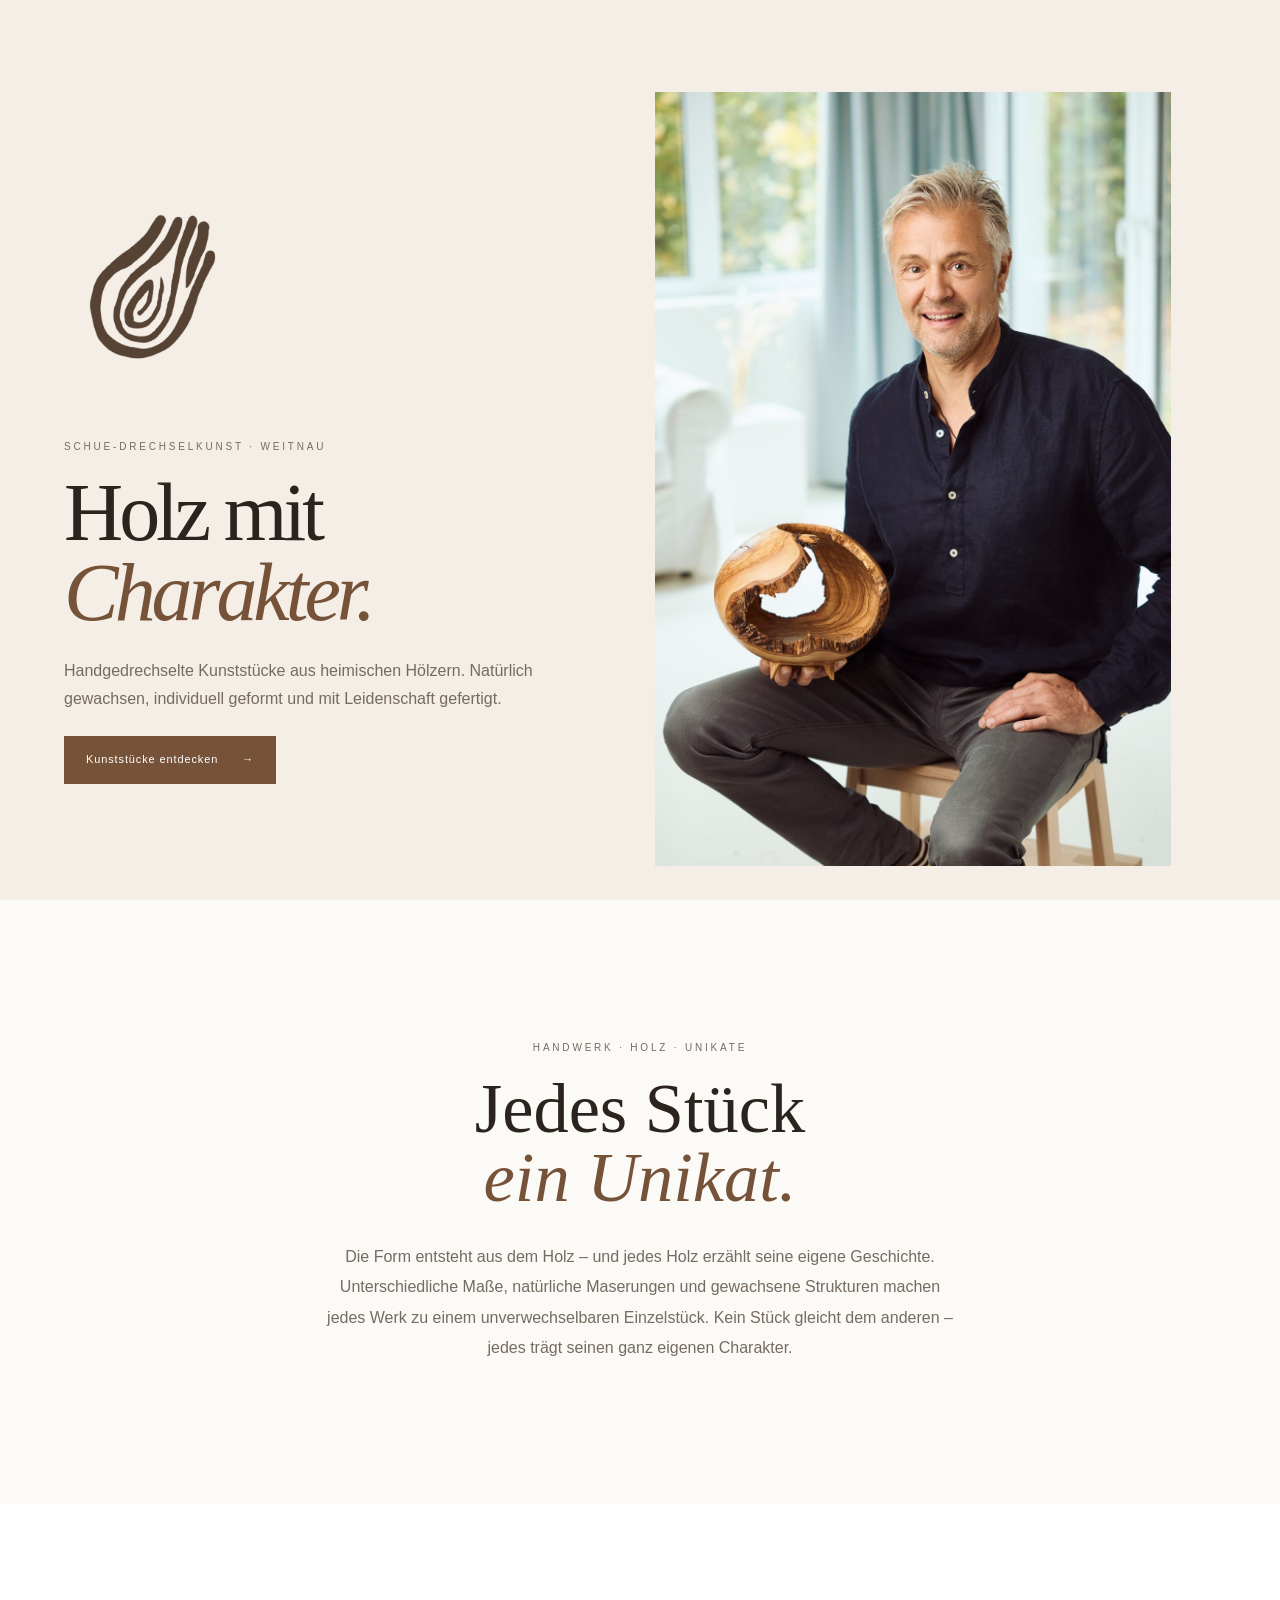
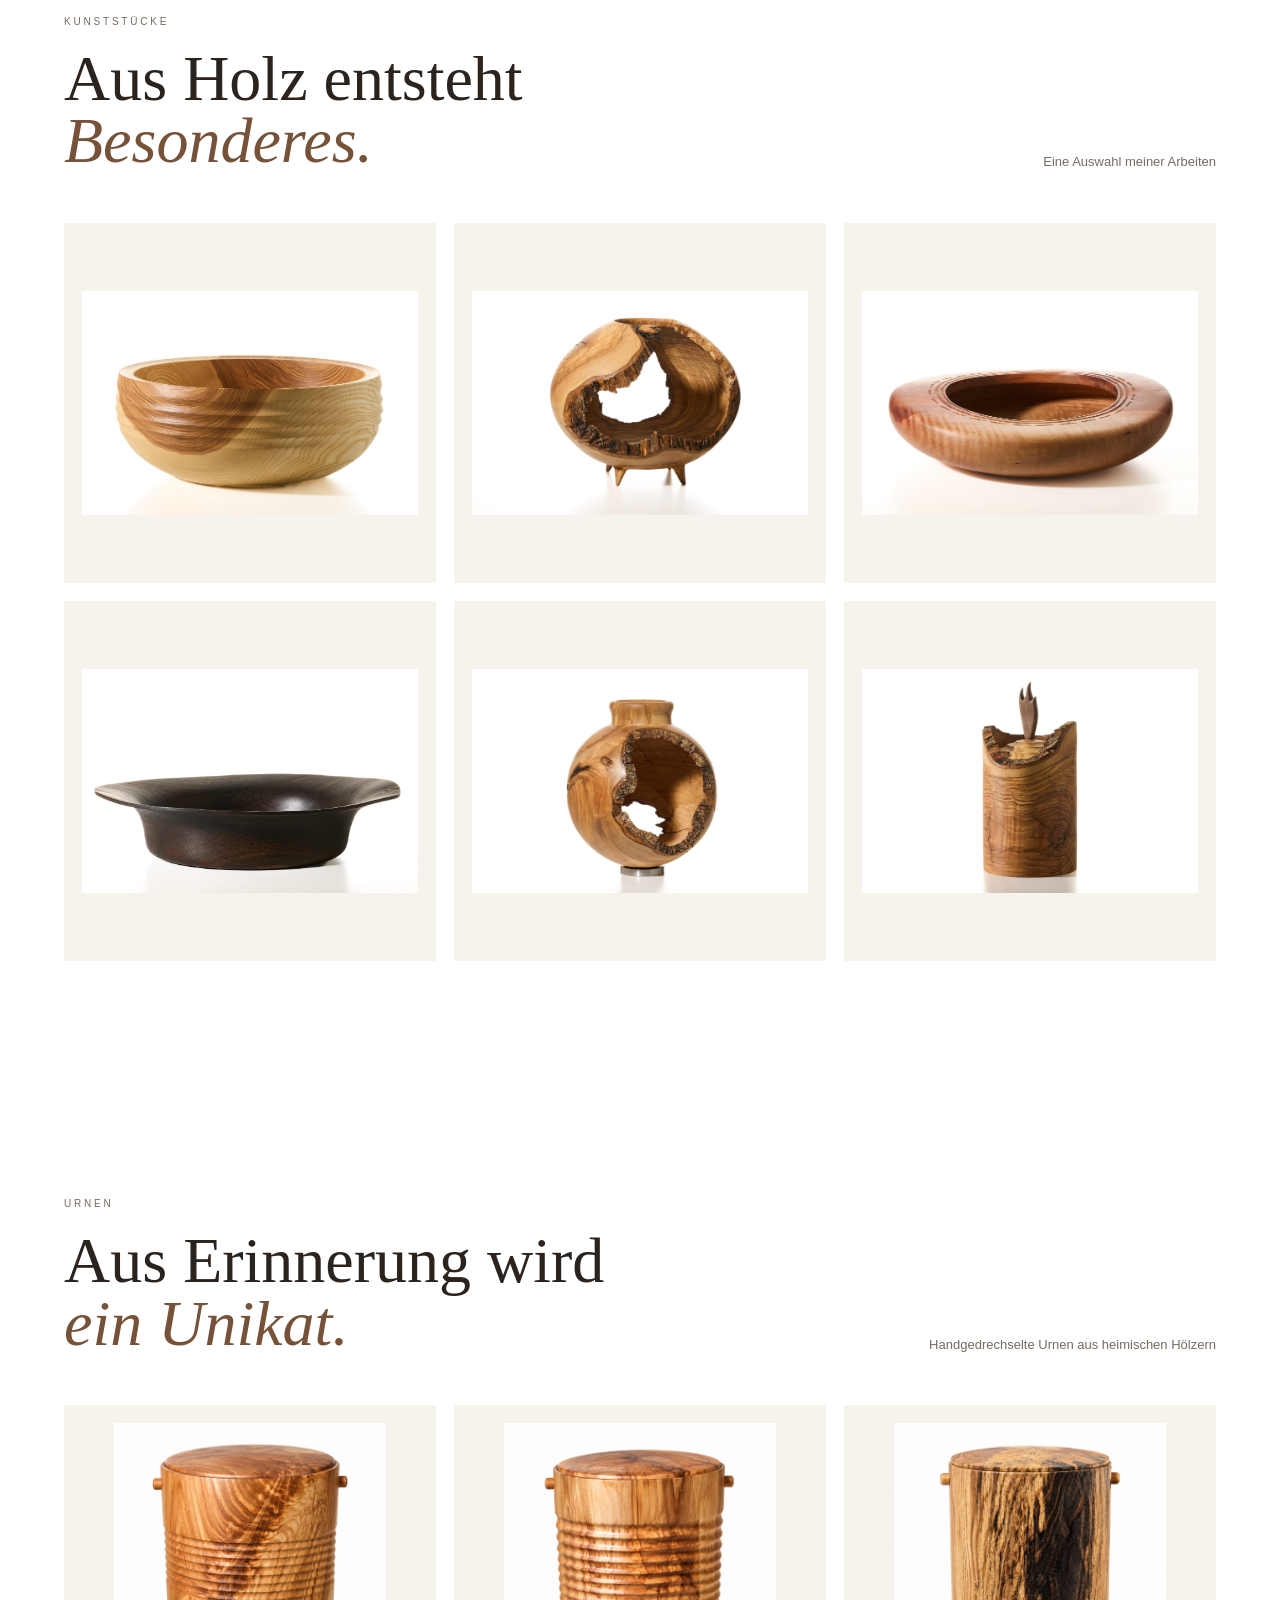
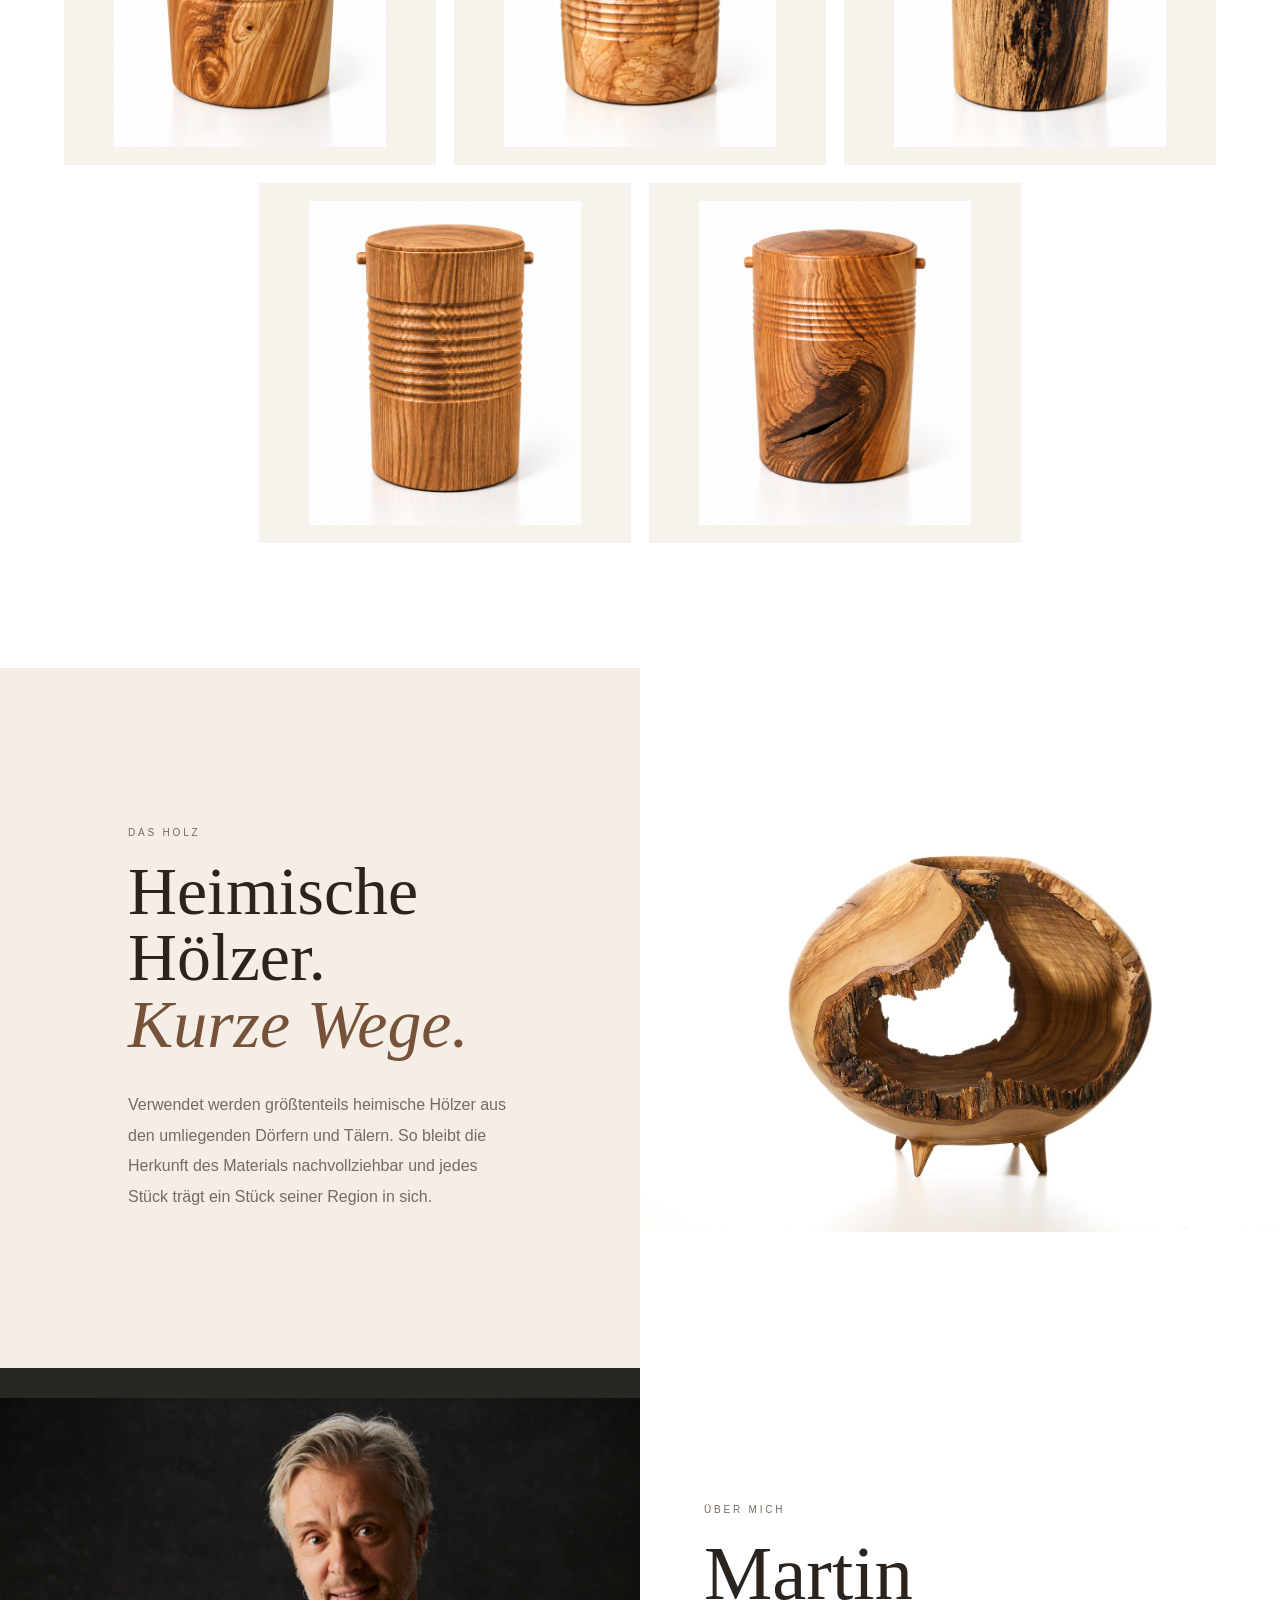
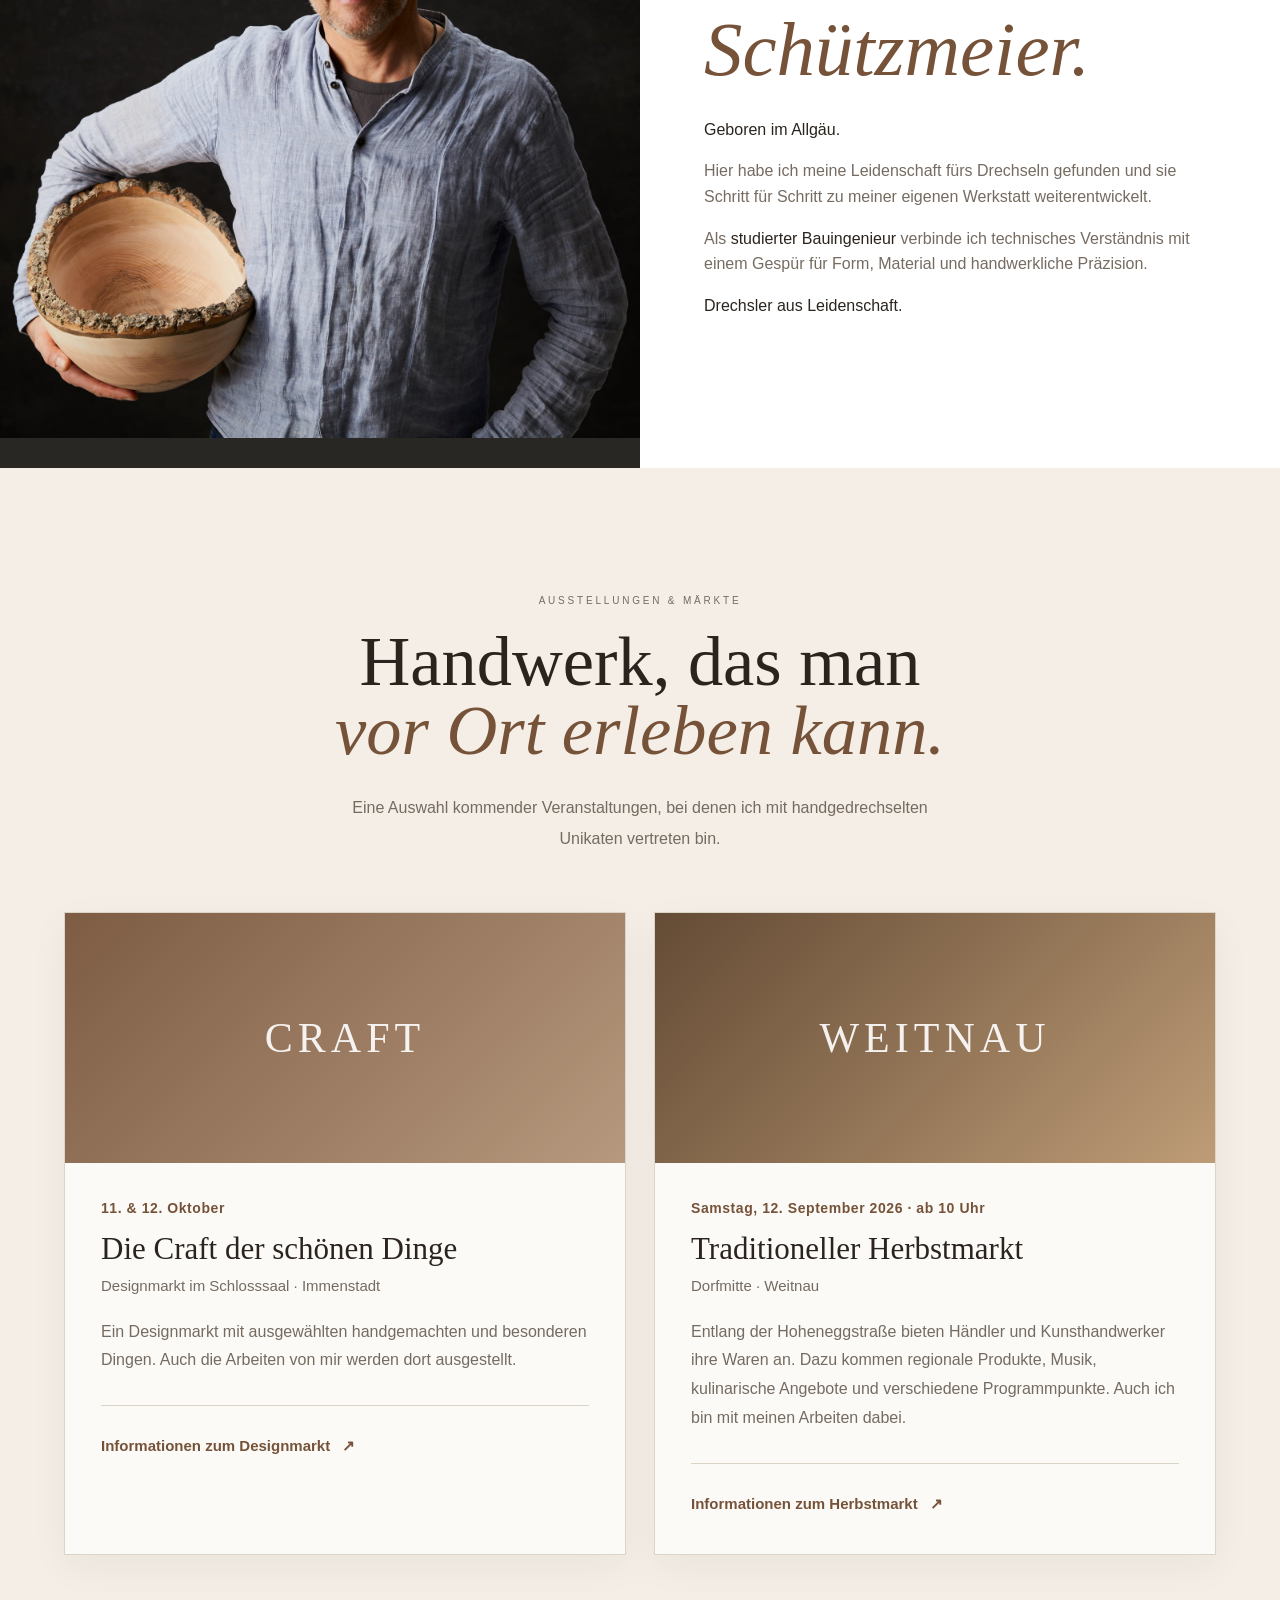
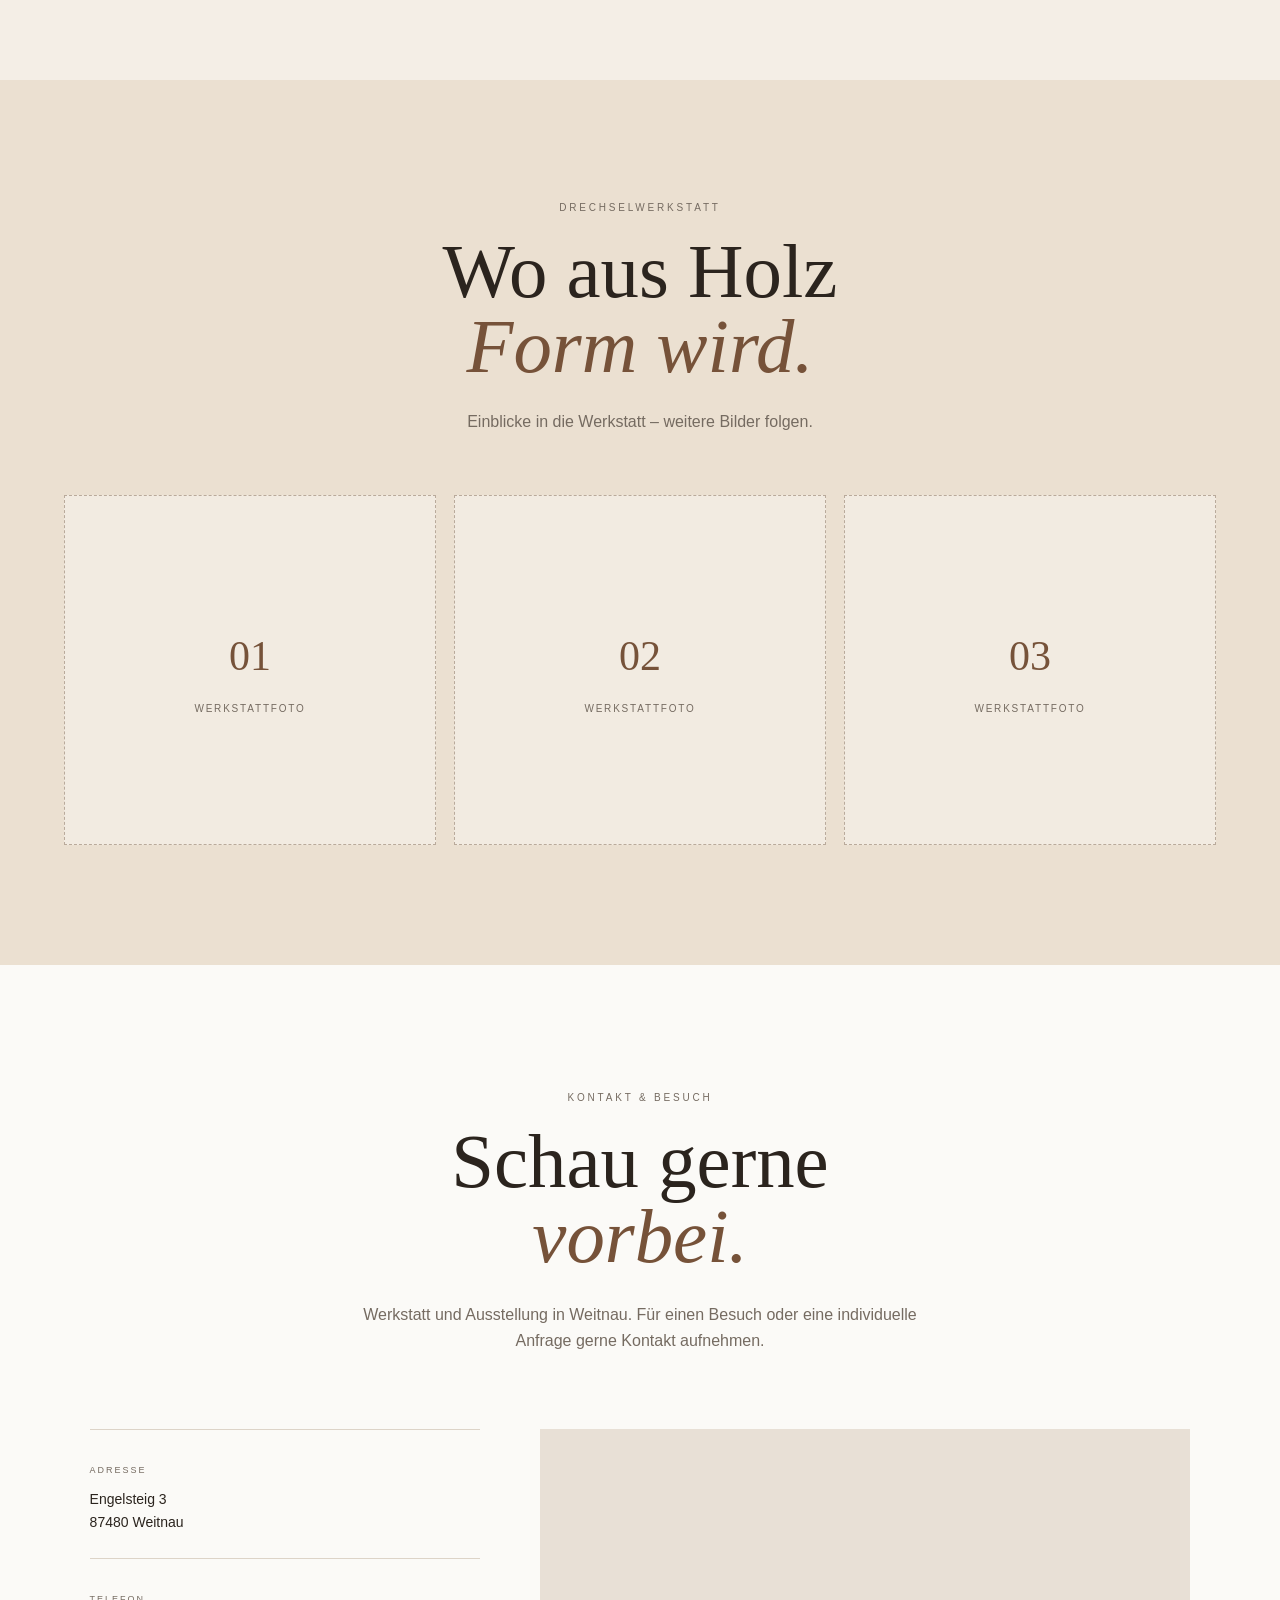
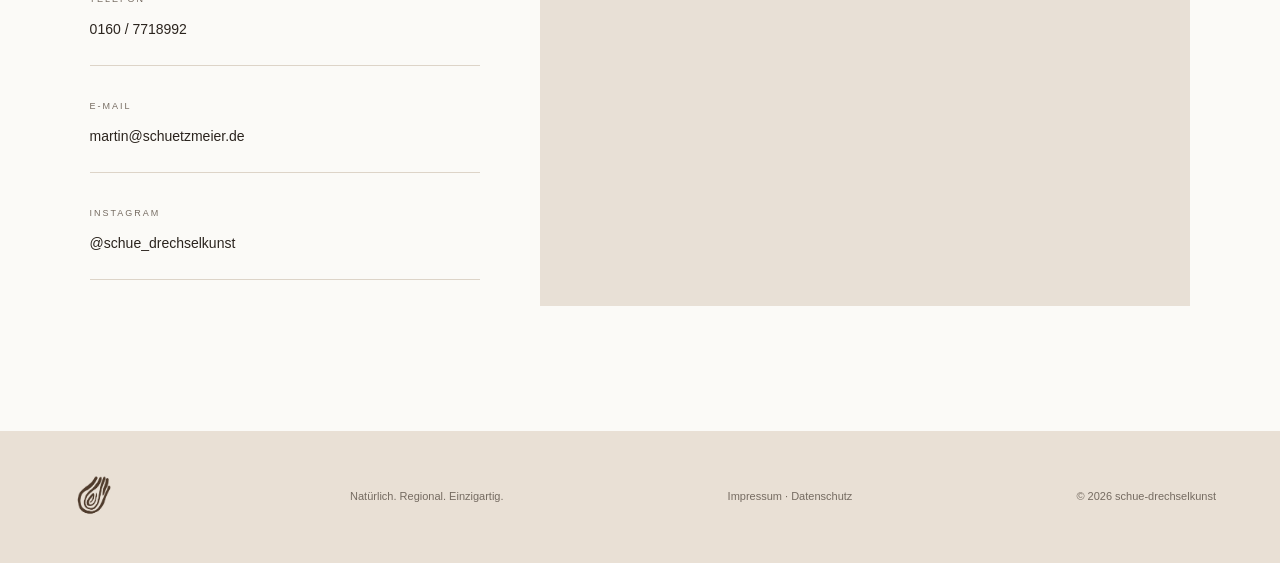
<file: index.html>
<!DOCTYPE html>
<html lang="de">
<head>
  <meta charset="UTF-8">
  <meta name="viewport" content="width=device-width, initial-scale=1.0">
  <meta name="description" content="schue-drechselkunst – handgedrechselte Unikate aus heimischen Hölzern in Weitnau.">
  <title>schue-drechselkunst</title>
  <link rel="stylesheet" href="style.css">
</head>

<body>

<header class="site-header">
  <nav>
    <a href="#start">Startseite</a>
    <a href="#arbeiten">Kunststücke</a>
    <a href="#urnen">Urnen</a>
    <a href="#hoelzer">Hölzer</a>
    <a href="#ueber-mich">Über mich</a>
    <a href="#werkstatt">Drechselwerkstatt</a>
    <a href="#maerkte">Märkte</a>
    <a href="#kontakt">Kontakt</a>
  </nav>

  <a class="nav-button" href="#kontakt">Besuchen</a>
</header>


<main>

  <!-- HERO -->
  <section class="hero" id="start">

    <div class="hero-copy">
      <div class="hero-logo">
        <img src="images/logo.png" alt="schue-drechselkunst Logo">
      </div>

      <p class="eyebrow">schue-drechselkunst · Weitnau</p>

      <h1>
        Holz mit<br>
        <em>Charakter.</em>
      </h1>

      <p class="hero-text">
        Handgedrechselte Kunststücke aus heimischen Hölzern.
        Natürlich gewachsen, individuell geformt und mit Leidenschaft gefertigt.
      </p>

      <a class="button" href="#arbeiten">
        Kunststücke entdecken <span>→</span>
      </a>
    </div>

    <!-- Dunkelblaues Hemd: werk-2.jpeg -->
    <div class="hero-art">
      <img src="images/werk-2.jpeg"
           alt="Martin Schützmeier mit einem handgedrechselten Holzobjekt">
    </div>

  </section>


  <!-- INTRO -->
  <section class="intro">

    <p class="eyebrow">Handwerk · Holz · Unikate</p>

    <h2>
      Jedes Stück<br>
      <em>ein Unikat.</em>
    </h2>

    <p>
      Die Form entsteht aus dem Holz – und jedes Holz erzählt seine eigene Geschichte. 
      Unterschiedliche Maße, natürliche Maserungen und gewachsene Strukturen machen jedes Werk zu einem unverwechselbaren Einzelstück. 
      Kein Stück gleicht dem anderen – jedes trägt seinen ganz eigenen Charakter.
      
    </p>

  </section>


  <!-- KUNSTSTÜCKE -->
  <section class="works" id="arbeiten">

    <div class="section-title">
      <div>
        <p class="eyebrow">Kunststücke</p>
        <h2>
          Aus Holz entsteht<br>
          <em>Besonderes.</em>
        </h2>
      </div>

      <p class="section-note">Eine Auswahl meiner Arbeiten</p>
    </div>


    <div class="art-grid">

      <article class="art-card">
        <img src="images/werk-4.jpeg" alt="Handgedrechselte Holzschale">
      </article>

      <article class="art-card">
        <img src="images/werk-5.jpeg" alt="Gedrechseltes Holzgefäß">
      </article>

      <article class="art-card">
        <img src="images/werk-6.jpeg" alt="Dunkle handgedrechselte Holzschale">
      </article>

      <article class="art-card">
        <img src="images/werk-7.jpeg" alt="Handgedrechseltes Holzgefäß">
      </article>

      <article class="art-card">
        <img src="images/werk-8.jpeg" alt="Handgedrechseltes Holzobjekt">
      </article>

      <article class="art-card">
        <img src="images/werk-9.jpeg" alt="Handgedrechseltes Holzgefäß">
      </article>

    </div>

  </section>


  <!-- URNEN -->
  <section class="works" id="urnen">

    <div class="section-title">
      <div>
        <p class="eyebrow">Urnen</p>
        <h2>
          Aus Erinnerung wird<br>
          <em>ein Unikat.</em>
        </h2>
      </div>

      <p class="section-note">Handgedrechselte Urnen aus heimischen Hölzern</p>
    </div>


    <div class="art-grid urn-grid">

      <article class="art-card urn-card">
        <img src="images/ChatGPT Image 15. Sept. 2026, 19_29_52.png" alt="Handgedrechselte Holzurne mit Deckel">
      </article>

      <article class="art-card urn-card">
        <img src="images/ChatGPT Image 15. Sept. 2026, 19_28_31.png" alt="Handgedrechselte Holzurne mit geriffelter Struktur">
      </article>

      <article class="art-card urn-card">
        <img src="images/urne-3.png" alt="Handgedrechselte Holzurne mit dunkler Maserung">
      </article>

      <article class="art-card urn-card">
        <img src="images/urne-4.png" alt="Handgedrechselte Holzurne mit geriffelter Struktur">
      </article>

      <article class="art-card urn-card">
        <img src="images/urne-5.png" alt="Handgedrechselte Holzurne mit natürlicher Maserung">
      </article>

    </div>

  </section>


  <!-- HÖLZER -->
  <section class="wood-section" id="hoelzer">

    <div class="wood-copy">
      <p class="eyebrow">Das Holz</p>

      <h2>
        Heimische Hölzer.<br>
        <em>Kurze Wege.</em>
      </h2>

      <p>
        Verwendet werden größtenteils heimische Hölzer aus den
        umliegenden Dörfern und Tälern. So bleibt die Herkunft des
        Materials nachvollziehbar und jedes Stück trägt ein Stück
        seiner Region in sich.
      </p>
    </div>

    <div class="wood-art">
      <img src="images/werk-5.jpeg"
           alt="Handgedrechseltes Holzgefäß mit natürlicher Maserung">
    </div>

  </section>


  <!-- ÜBER MICH -->
  <section class="about" id="ueber-mich">

    <div class="about-photo">
      <img src="images/werk-3.jpeg"
           alt="Martin Schützmeier mit einer handgedrechselten Schale">
    </div>

    <div class="about-copy">
      <p class="eyebrow">Über mich</p>

      <h2>
        Martin<br>
        <em>Schützmeier.</em>
      </h2>

      <div class="about-text">
        <p><strong>Geboren im Allgäu.</strong></p>

        <p>
          Hier habe ich meine Leidenschaft fürs Drechseln gefunden
          und sie Schritt für Schritt zu meiner eigenen Werkstatt
          weiterentwickelt.
        </p>

        <p>
          Als <strong>studierter Bauingenieur</strong> verbinde ich
          technisches Verständnis mit einem Gespür für Form,
          Material und handwerkliche Präzision.
        </p>

        <p><strong>Drechsler aus Leidenschaft.</strong></p>
      </div>
    </div>

  </section>



  <!-- MÄRKTE -->
  <section class="markets" id="maerkte">

    <div class="markets-heading">
      <p class="eyebrow">Ausstellungen &amp; Märkte</p>
      <h2>
        Handwerk, das man<br>
        <em>vor Ort erleben kann.</em>
      </h2>
      <p>
        Eine Auswahl kommender Veranstaltungen, bei denen ich
        mit handgedrechselten Unikaten vertreten bin.
      </p>
    </div>

    <div class="market-grid">

      <article class="market-card">
        <div class="market-card-image market-image-craft">
          <span>CRAFT</span>
        </div>
        <div class="market-card-content">
          <p class="market-date">11. &amp; 12. Oktober</p>
          <h3>Die Craft der schönen Dinge</h3>
          <p class="market-location">Designmarkt im Schlosssaal · Immenstadt</p>
          <p>
            Ein Designmarkt mit ausgewählten handgemachten und
            besonderen Dingen. Auch die Arbeiten von
            mir werden dort ausgestellt.
          </p>
          <a class="market-link"
             href="https://giggle.tips/de/experience/becd4a8a-f586-4223-9c9e-c6fd0e15818d/die-craft-der-schoenen-dinge---designmarkt-im-schlosssaal"
             target="_blank" rel="noopener">
            Informationen zum Designmarkt <span>↗</span>
          </a>
        </div>
      </article>

      <article class="market-card">
        <div class="market-card-image market-image-autumn">
          <span>WEITNAU</span>
        </div>
        <div class="market-card-content">
          <p class="market-date">Samstag, 12. September 2026 · ab 10 Uhr</p>
          <h3>Traditioneller Herbstmarkt</h3>
          <p class="market-location">Dorfmitte · Weitnau</p>
          <p>
            Entlang der Hoheneggstraße bieten Händler und Kunsthandwerker
            ihre Waren an. Dazu kommen regionale Produkte, Musik,
            kulinarische Angebote und verschiedene Programmpunkte.
            Auch ich bin mit meinen Arbeiten dabei.
          </p>
          <a class="market-link"
             href="https://www.weitnau.de/news/aktuelles/2026/09/traditioneller-herbstmarkt-in-weitnau"
             target="_blank" rel="noopener">
            Informationen zum Herbstmarkt <span>↗</span>
          </a>
        </div>
      </article>

    </div>

  </section>

  <!-- DRECHSELWERKSTATT -->
  <section class="workshop" id="werkstatt">

    <div class="workshop-heading">
      <p class="eyebrow">Drechselwerkstatt</p>

      <h2>
        Wo aus Holz<br>
        <em>Form wird.</em>
      </h2>

      <p>
        Einblicke in die Werkstatt – weitere Bilder folgen.
      </p>
    </div>

    <div class="workshop-grid">

      <div class="workshop-placeholder">
        <span>01</span>
        <p>Werkstattfoto</p>
      </div>

      <div class="workshop-placeholder">
        <span>02</span>
        <p>Werkstattfoto</p>
      </div>

      <div class="workshop-placeholder">
        <span>03</span>
        <p>Werkstattfoto</p>
      </div>

    </div>

  </section>


  <!-- KONTAKT -->
  <section class="contact" id="kontakt">

    <div class="contact-heading">
      <p class="eyebrow">Kontakt & Besuch</p>

      <h2>
        Schau gerne<br>
        <em>vorbei.</em>
      </h2>

      <p>
        Werkstatt und Ausstellung in Weitnau.
        Für einen Besuch oder eine individuelle Anfrage
        gerne Kontakt aufnehmen.
      </p>
    </div>


    <div class="contact-layout">

      <div class="contact-details">

        <div class="detail">
          <span>Adresse</span>
          <p>
            Engelsteig 3<br>
            87480 Weitnau
          </p>
        </div>

        <div class="detail">
          <span>Telefon</span>
          <p>
            <a href="tel:+491607718992">0160 / 7718992</a>
          </p>
        </div>

        <div class="detail">
          <span>E-Mail</span>
          <p>
            <a href="mailto:martin@schuetzmeier.de">
              martin@schuetzmeier.de
            </a>
          </p>
        </div>

        <div class="detail">
          <span>Instagram</span>
          <p>
            <a href="https://www.instagram.com/schue_drechselkunst/"
               target="_blank" rel="noopener">
              @schue_drechselkunst
            </a>
          </p>
        </div>

      </div>


      <!-- Google Maps bleibt unverändert erhalten -->
      <div class="map">
        <iframe
          src="https://www.google.com/maps?q=Engelsteig%203%2C%2087480%20Weitnau&output=embed"
          loading="lazy"
          title="Google Maps – schue-drechselkunst"
          referrerpolicy="no-referrer-when-downgrade">
        </iframe>
      </div>

    </div>

  </section>

</main>


<footer>

  <a href="#start" class="footer-logo">
    <img src="images/logo.png" alt="schue-drechselkunst Logo">
  </a>

  <p>Natürlich. Regional. Einzigartig.</p>

  <p>
    <a href="impressum.html">Impressum</a> ·
    <a href="datenschutz.html">Datenschutz</a>
  </p>

  <p>© 2026 schue-drechselkunst</p>

</footer>


<script src="script.js"></script>

</body>
</html>
</file>
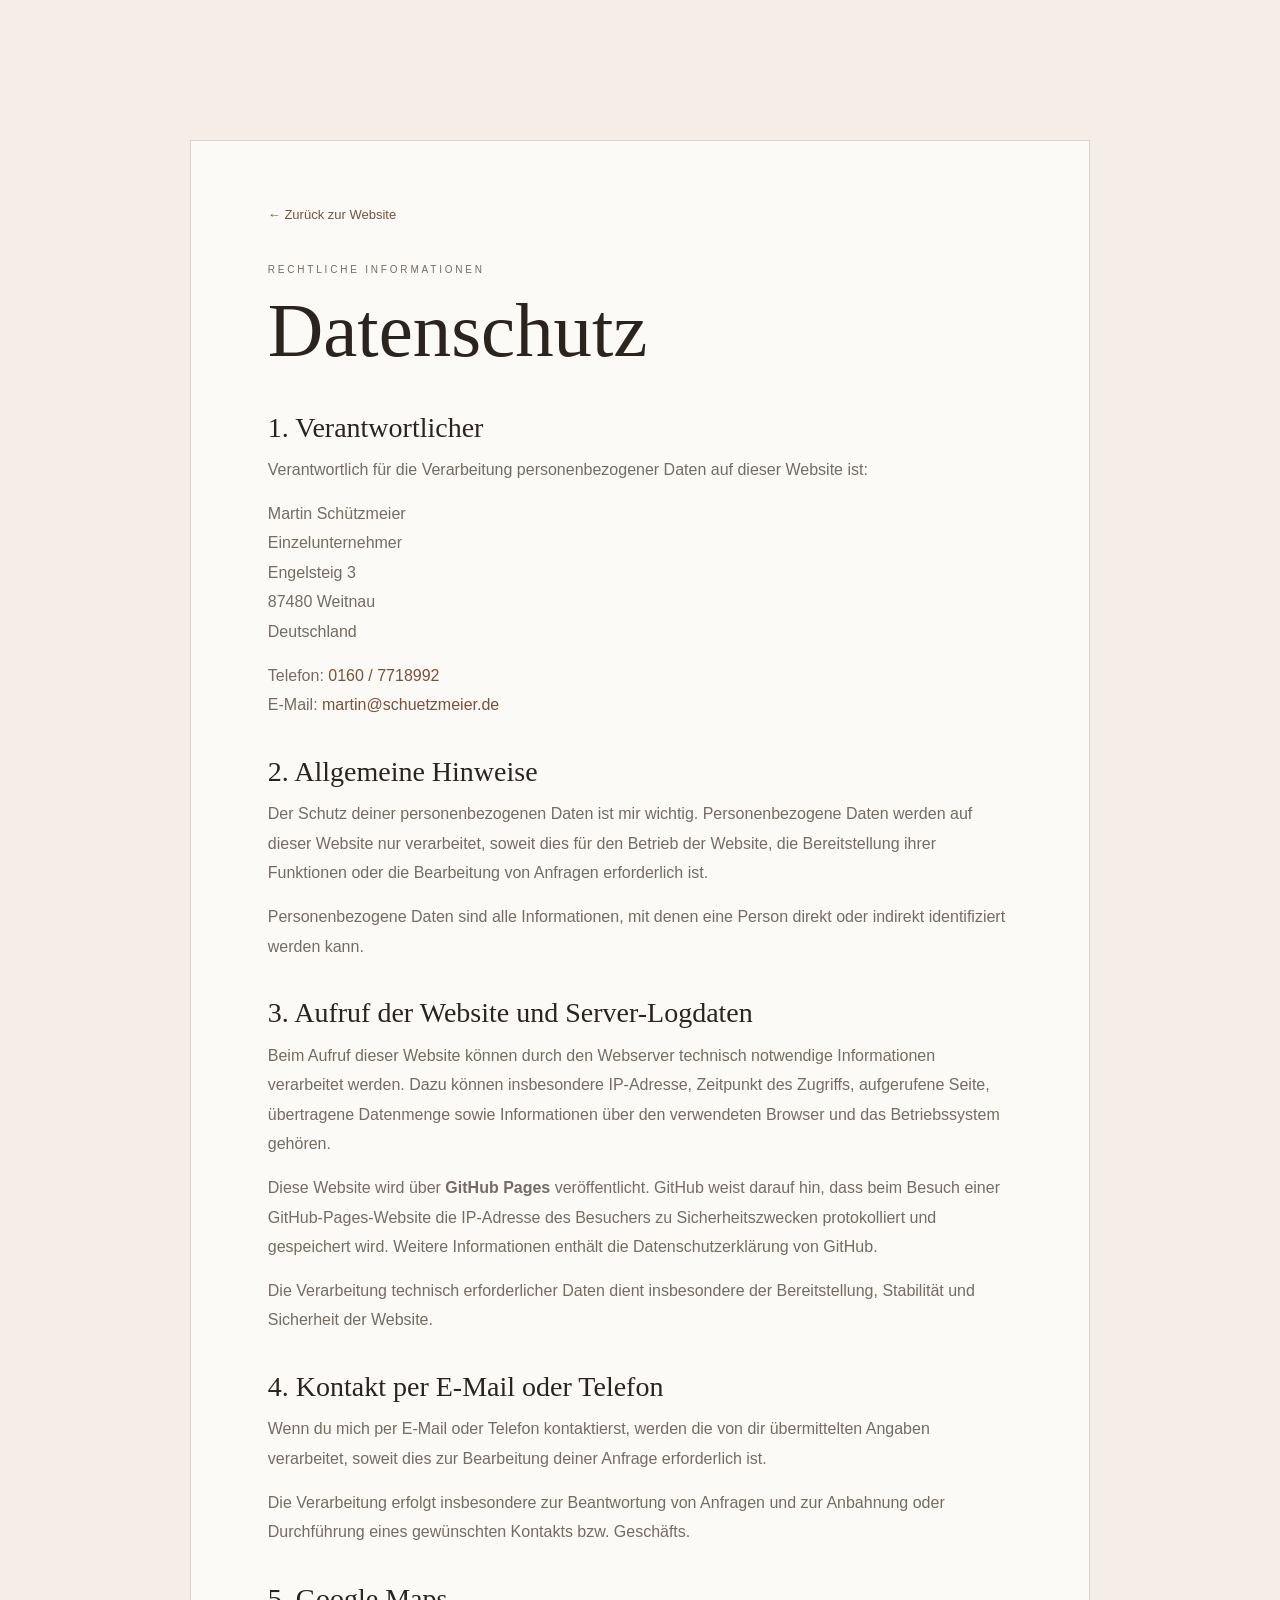
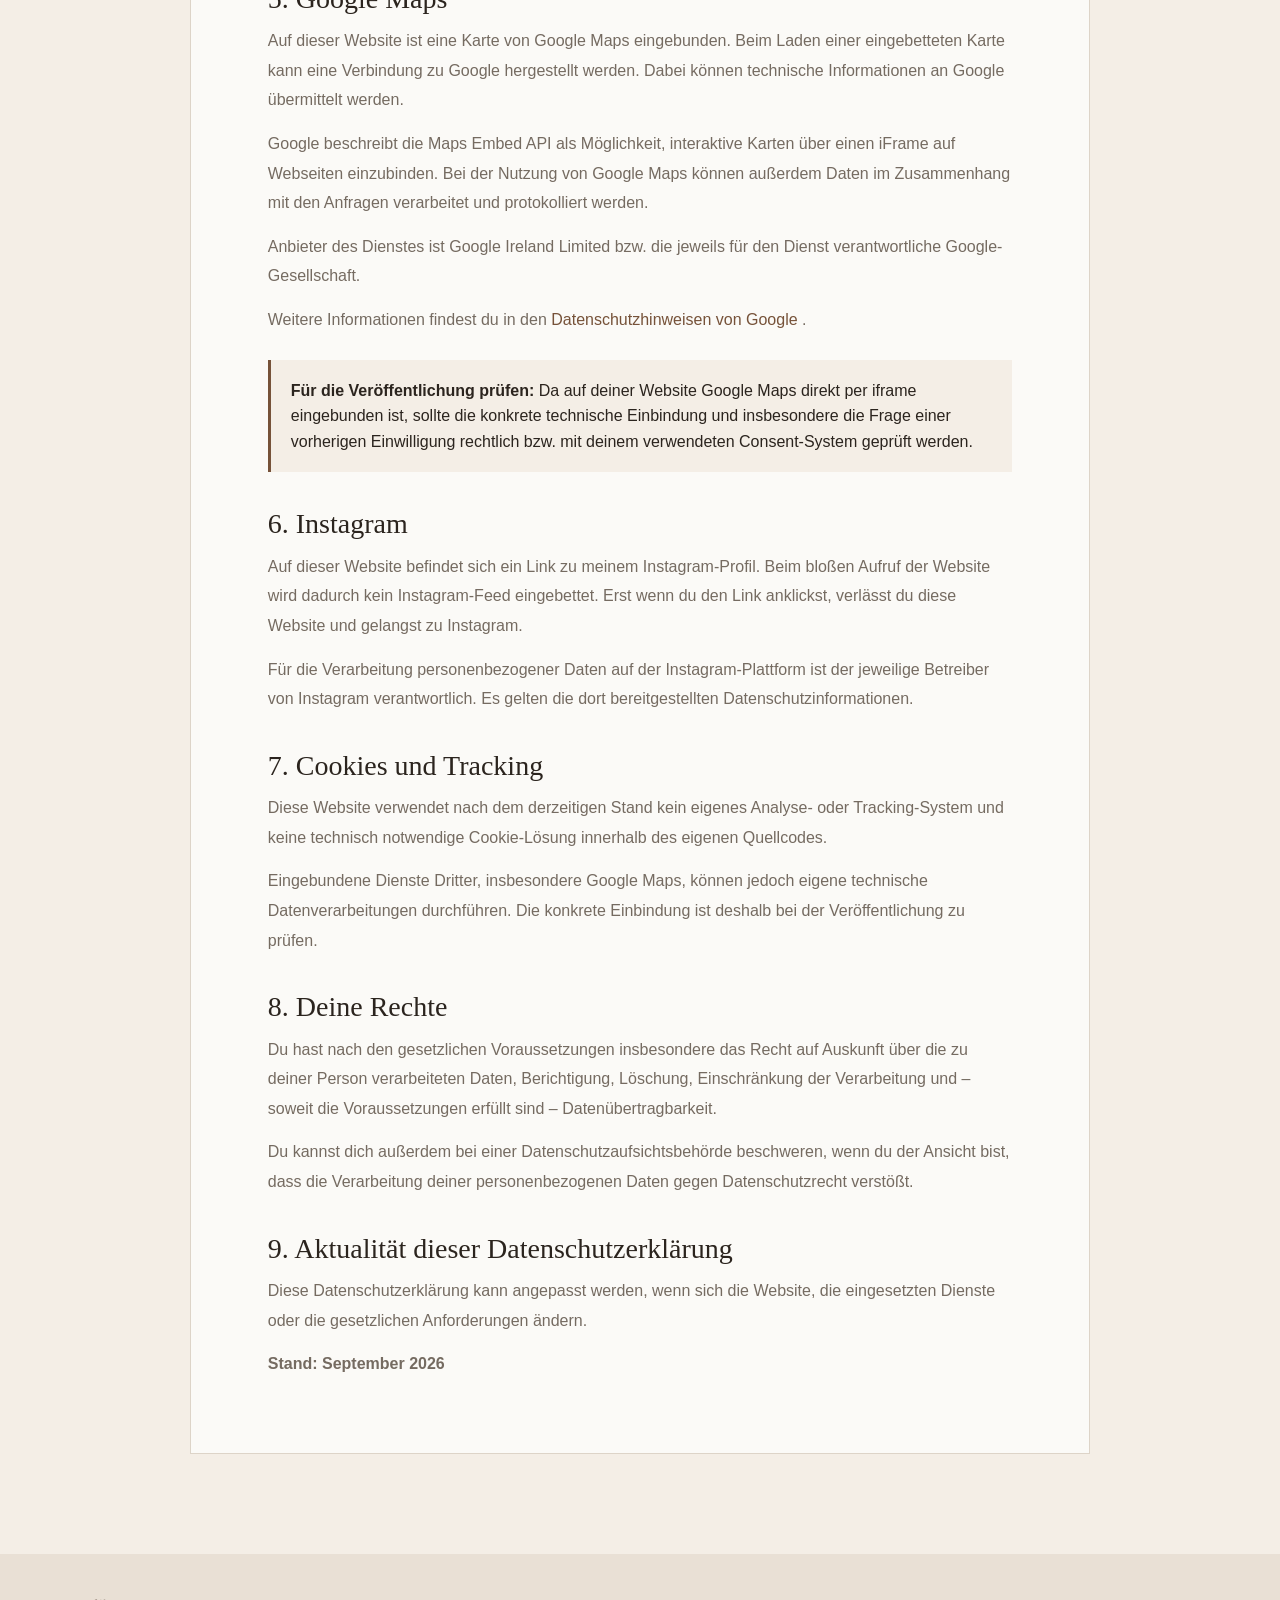
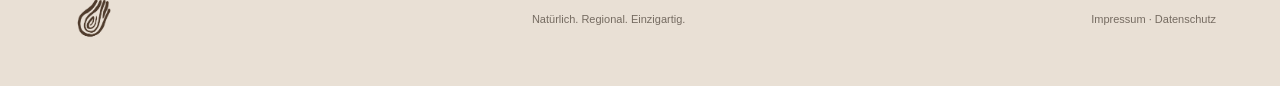
<file: datenschutz.html>
<!DOCTYPE html>
<html lang="de">
<head>
  <meta charset="UTF-8">
  <meta name="viewport" content="width=device-width, initial-scale=1.0">
  <meta name="description" content="Datenschutzerklärung von schue-drechselkunst.">
  <title>Datenschutz · schue-drechselkunst</title>
  <link rel="stylesheet" href="style.css">
  <style>
    .legal-page {
      min-height: 100vh;
      padding: 140px 7vw 100px;
      background: var(--cream);
    }

    .legal-inner {
      max-width: 900px;
      margin: 0 auto;
      background: var(--paper);
      padding: 60px clamp(28px, 6vw, 80px);
      border: 1px solid var(--line);
    }

    .legal-inner h1 {
      font-size: clamp(52px, 6vw, 82px);
      margin-bottom: 45px;
    }

    .legal-inner h2 {
      font-size: 28px;
      margin: 38px 0 14px;
    }

    .legal-inner h3 {
      font-family: var(--serif);
      font-size: 21px;
      font-weight: 400;
      margin: 26px 0 10px;
    }

    .legal-inner p,
    .legal-inner li {
      color: var(--muted);
      line-height: 1.85;
    }

    .legal-inner p {
      margin-bottom: 14px;
    }

    .legal-inner ul {
      margin: 0 0 18px 22px;
    }

    .legal-inner li {
      margin-bottom: 7px;
    }

    .legal-inner a {
      color: var(--wood);
    }

    .legal-back {
      display: inline-block;
      margin-bottom: 35px;
      color: var(--wood);
      font-size: 13px;
    }

    .legal-note {
      padding: 18px 20px;
      background: var(--cream);
      border-left: 3px solid var(--wood);
      margin: 25px 0;
    }

    @media (max-width: 560px) {
      .legal-page {
        padding: 95px 5vw 70px;
      }

      .legal-inner {
        padding: 38px 24px;
      }

      .legal-inner h2 {
        font-size: 24px;
      }
    }
  </style>
</head>

<body>

  <main class="legal-page">
    <div class="legal-inner">

      <a class="legal-back" href="index.html">← Zurück zur Website</a>

      <p class="eyebrow">Rechtliche Informationen</p>
      <h1>Datenschutz</h1>

      <h2>1. Verantwortlicher</h2>

      <p>
        Verantwortlich für die Verarbeitung personenbezogener Daten auf dieser Website ist:
      </p>

      <p>
        Martin Schützmeier<br>
        Einzelunternehmer<br>
        Engelsteig 3<br>
        87480 Weitnau<br>
        Deutschland
      </p>

      <p>
        Telefon: <a href="tel:+491607718992">0160 / 7718992</a><br>
        E-Mail: <a href="mailto:martin@schuetzmeier.de">martin@schuetzmeier.de</a>
      </p>

      <h2>2. Allgemeine Hinweise</h2>

      <p>
        Der Schutz deiner personenbezogenen Daten ist mir wichtig. Personenbezogene
        Daten werden auf dieser Website nur verarbeitet, soweit dies für den Betrieb
        der Website, die Bereitstellung ihrer Funktionen oder die Bearbeitung von
        Anfragen erforderlich ist.
      </p>

      <p>
        Personenbezogene Daten sind alle Informationen, mit denen eine Person direkt
        oder indirekt identifiziert werden kann.
      </p>

      <h2>3. Aufruf der Website und Server-Logdaten</h2>

      <p>
        Beim Aufruf dieser Website können durch den Webserver technisch notwendige
        Informationen verarbeitet werden. Dazu können insbesondere IP-Adresse,
        Zeitpunkt des Zugriffs, aufgerufene Seite, übertragene Datenmenge sowie
        Informationen über den verwendeten Browser und das Betriebssystem gehören.
      </p>

      <p>
        Diese Website wird über <strong>GitHub Pages</strong> veröffentlicht. GitHub
        weist darauf hin, dass beim Besuch einer GitHub-Pages-Website die IP-Adresse
        des Besuchers zu Sicherheitszwecken protokolliert und gespeichert wird.
        Weitere Informationen enthält die Datenschutzerklärung von GitHub.
      </p>

      <p>
        Die Verarbeitung technisch erforderlicher Daten dient insbesondere der
        Bereitstellung, Stabilität und Sicherheit der Website.
      </p>

      <h2>4. Kontakt per E-Mail oder Telefon</h2>

      <p>
        Wenn du mich per E-Mail oder Telefon kontaktierst, werden die von dir
        übermittelten Angaben verarbeitet, soweit dies zur Bearbeitung deiner Anfrage
        erforderlich ist.
      </p>

      <p>
        Die Verarbeitung erfolgt insbesondere zur Beantwortung von Anfragen und zur
        Anbahnung oder Durchführung eines gewünschten Kontakts bzw. Geschäfts.
      </p>

      <h2>5. Google Maps</h2>

      <p>
        Auf dieser Website ist eine Karte von Google Maps eingebunden. Beim Laden
        einer eingebetteten Karte kann eine Verbindung zu Google hergestellt werden.
        Dabei können technische Informationen an Google übermittelt werden.
      </p>

      <p>
        Google beschreibt die Maps Embed API als Möglichkeit, interaktive Karten
        über einen iFrame auf Webseiten einzubinden. Bei der Nutzung von Google
        Maps können außerdem Daten im Zusammenhang mit den Anfragen verarbeitet
        und protokolliert werden.
      </p>

      <p>
        Anbieter des Dienstes ist Google Ireland Limited bzw. die jeweils für den
        Dienst verantwortliche Google-Gesellschaft.
      </p>

      <p>
        Weitere Informationen findest du in den
        <a href="https://policies.google.com/privacy" target="_blank" rel="noopener">
          Datenschutzhinweisen von Google
        </a>.
      </p>

      <div class="legal-note">
        <strong>Für die Veröffentlichung prüfen:</strong> Da auf deiner Website
        Google Maps direkt per iframe eingebunden ist, sollte die konkrete technische
        Einbindung und insbesondere die Frage einer vorherigen Einwilligung
        rechtlich bzw. mit deinem verwendeten Consent-System geprüft werden.
      </div>

      <h2>6. Instagram</h2>

      <p>
        Auf dieser Website befindet sich ein Link zu meinem Instagram-Profil.
        Beim bloßen Aufruf der Website wird dadurch kein Instagram-Feed eingebettet.
        Erst wenn du den Link anklickst, verlässt du diese Website und gelangst zu
        Instagram.
      </p>

      <p>
        Für die Verarbeitung personenbezogener Daten auf der Instagram-Plattform
        ist der jeweilige Betreiber von Instagram verantwortlich. Es gelten die
        dort bereitgestellten Datenschutzinformationen.
      </p>

      <h2>7. Cookies und Tracking</h2>

      <p>
        Diese Website verwendet nach dem derzeitigen Stand kein eigenes
        Analyse- oder Tracking-System und keine technisch notwendige
        Cookie-Lösung innerhalb des eigenen Quellcodes.
      </p>

      <p>
        Eingebundene Dienste Dritter, insbesondere Google Maps, können jedoch
        eigene technische Datenverarbeitungen durchführen. Die konkrete
        Einbindung ist deshalb bei der Veröffentlichung zu prüfen.
      </p>

      <h2>8. Deine Rechte</h2>

      <p>
        Du hast nach den gesetzlichen Voraussetzungen insbesondere das Recht auf
        Auskunft über die zu deiner Person verarbeiteten Daten, Berichtigung,
        Löschung, Einschränkung der Verarbeitung und – soweit die Voraussetzungen
        erfüllt sind – Datenübertragbarkeit.
      </p>

      <p>
        Du kannst dich außerdem bei einer Datenschutzaufsichtsbehörde beschweren,
        wenn du der Ansicht bist, dass die Verarbeitung deiner personenbezogenen
        Daten gegen Datenschutzrecht verstößt.
      </p>

      <h2>9. Aktualität dieser Datenschutzerklärung</h2>

      <p>
        Diese Datenschutzerklärung kann angepasst werden, wenn sich die Website,
        die eingesetzten Dienste oder die gesetzlichen Anforderungen ändern.
      </p>

      <p><strong>Stand: September 2026</strong></p>

    </div>
  </main>

  <footer>
    <a href="index.html" class="footer-logo">
      <img src="images/logo.png" alt="schue-drechselkunst Logo">
    </a>

    <p>Natürlich. Regional. Einzigartig.</p>

    <p><a href="impressum.html">Impressum</a> · <a href="datenschutz.html">Datenschutz</a></p>
  </footer>

</body>
</html>
</file>
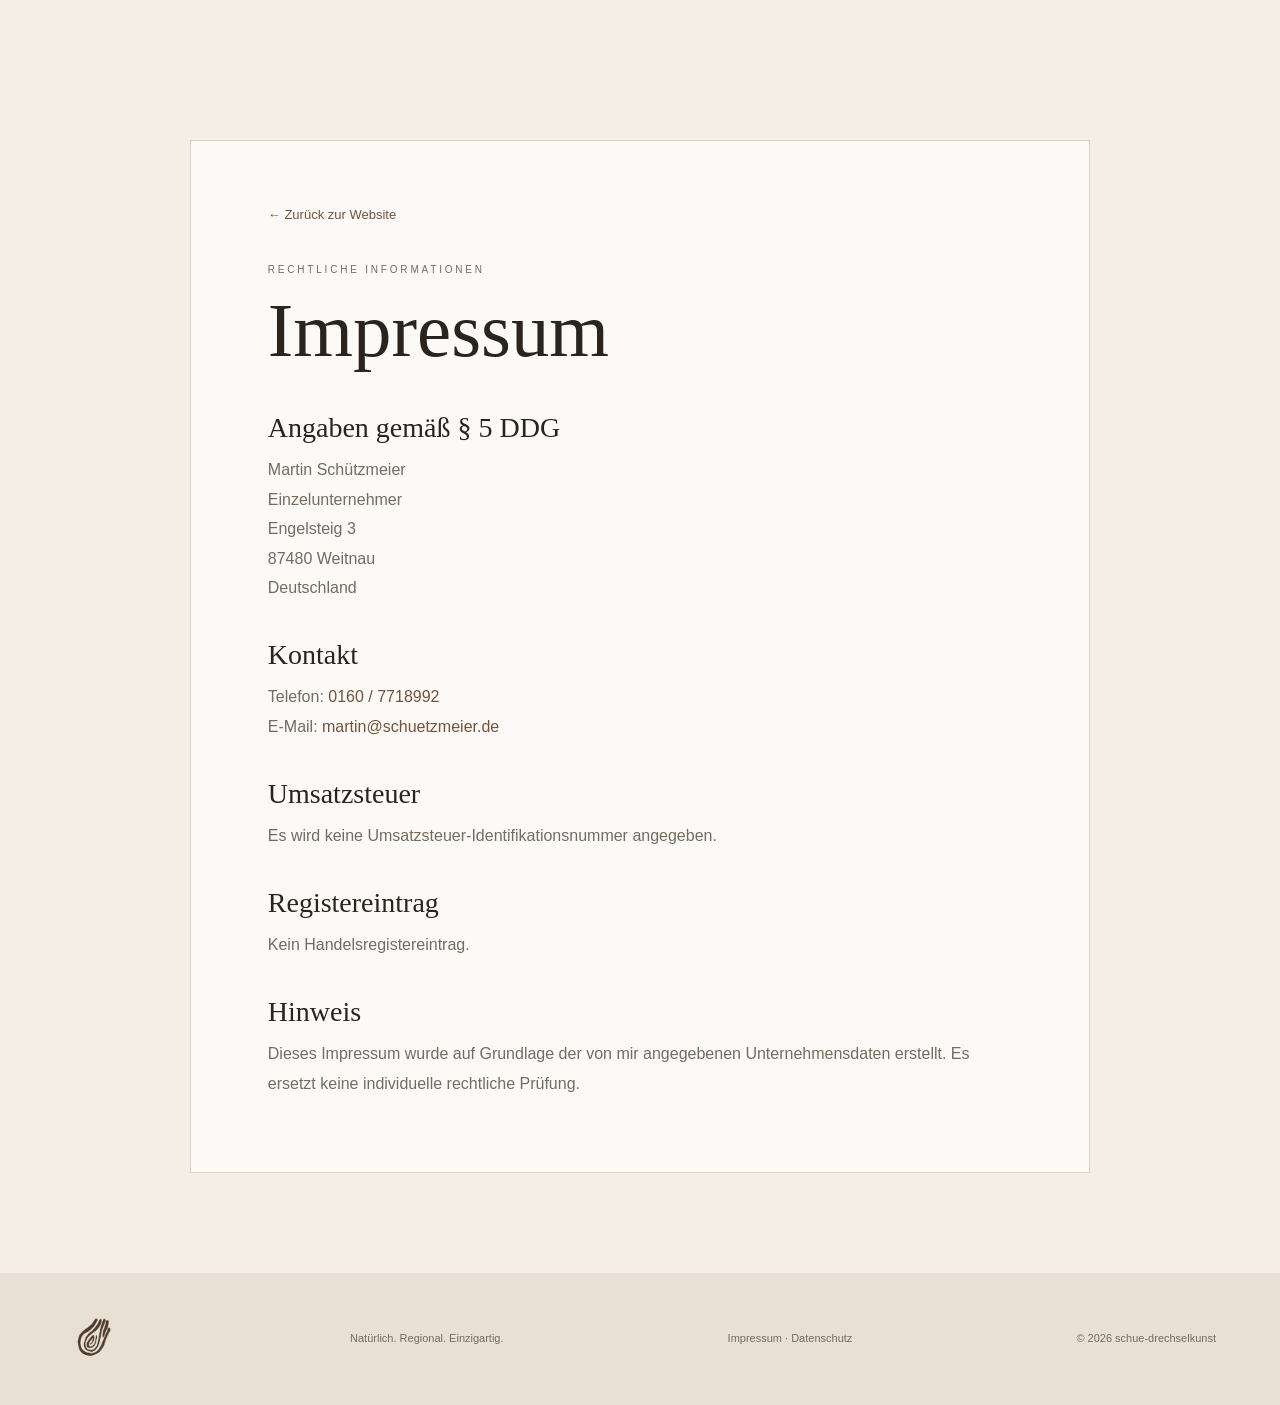
<file: impressum.html>
<!DOCTYPE html>
<html lang="de">
<head>
  <meta charset="UTF-8">
  <meta name="viewport" content="width=device-width, initial-scale=1.0">
  <meta name="description" content="Impressum von schue-drechselkunst.">
  <title>Impressum · schue-drechselkunst</title>
  <link rel="stylesheet" href="style.css">
  <style>
    .legal-page {
      min-height: 100vh;
      padding: 140px 7vw 100px;
      background: var(--cream);
    }

    .legal-inner {
      max-width: 900px;
      margin: 0 auto;
      background: var(--paper);
      padding: 60px clamp(28px, 6vw, 80px);
      border: 1px solid var(--line);
    }

    .legal-inner h1 {
      font-size: clamp(52px, 6vw, 82px);
      margin-bottom: 45px;
    }

    .legal-inner h2 {
      font-size: 28px;
      margin: 38px 0 14px;
    }

    .legal-inner p {
      color: var(--muted);
      line-height: 1.85;
      margin-bottom: 14px;
    }

    .legal-inner a {
      color: var(--wood);
    }

    .legal-back {
      display: inline-block;
      margin-bottom: 35px;
      color: var(--wood);
      font-size: 13px;
    }

    @media (max-width: 560px) {
      .legal-page {
        padding: 95px 5vw 70px;
      }

      .legal-inner {
        padding: 38px 24px;
      }

      .legal-inner h2 {
        font-size: 24px;
      }
    }
  </style>
</head>

<body>

  <main class="legal-page">
    <div class="legal-inner">

      <a class="legal-back" href="index.html">← Zurück zur Website</a>

      <p class="eyebrow">Rechtliche Informationen</p>
      <h1>Impressum</h1>

      <h2>Angaben gemäß § 5 DDG</h2>

      <p>
        Martin Schützmeier<br>
        Einzelunternehmer<br>
        Engelsteig 3<br>
        87480 Weitnau<br>
        Deutschland
      </p>

      <h2>Kontakt</h2>

      <p>
        Telefon: <a href="tel:+491607718992">0160 / 7718992</a><br>
        E-Mail: <a href="mailto:martin@schuetzmeier.de">martin@schuetzmeier.de</a>
      </p>

      <h2>Umsatzsteuer</h2>

      <p>
        Es wird keine Umsatzsteuer-Identifikationsnummer angegeben.
      </p>

      <h2>Registereintrag</h2>

      <p>
        Kein Handelsregistereintrag.
      </p>

      <h2>Hinweis</h2>

      <p>
        Dieses Impressum wurde auf Grundlage der von mir angegebenen
        Unternehmensdaten erstellt. Es ersetzt keine individuelle
        rechtliche Prüfung.
      </p>

    </div>
  </main>

  <footer>
    <a href="index.html" class="footer-logo">
      <img src="images/logo.png" alt="schue-drechselkunst Logo">
    </a>

    <p>Natürlich. Regional. Einzigartig.</p>

    <p><a href="impressum.html">Impressum</a> · <a href="datenschutz.html">Datenschutz</a></p>

    <p>© 2026 schue-drechselkunst</p>
  </footer>

</body>
</html>
</file>
<file: style.css>
:root {
  --cream: #f4eee6;
  --cream-dark: #ebe0d1;
  --paper: #fbfaf7;
  --white: #ffffff;
  --ink: #2b241e;
  --muted: #756b61;
  --wood: #765239;
  --wood-light: #a27d5b;
  --line: #ddd4c8;
  --serif: Georgia, "Times New Roman", serif;
  --sans: Arial, Helvetica, sans-serif;
}

* {
  box-sizing: border-box;
  margin: 0;
  padding: 0;
}

html {
  scroll-behavior: smooth;
}

body {
  background: var(--paper);
  color: var(--ink);
  font-family: var(--sans);
  line-height: 1.6;
}

img {
  display: block;
  max-width: 100%;
}

a {
  color: inherit;
  text-decoration: none;
}

/* HEADER */

.site-header {
  position: absolute;
  z-index: 50;
  top: 0;
  left: 0;
  width: 100%;
  padding: 22px 5vw;
  display: flex;
  align-items: center;
  justify-content: space-between;
}

/*
  Das Original-Logo wird direkt verwendet.
  mix-blend-mode: multiply blendet den weißen Hintergrund
  auf der hellen Seite optisch aus.
*/
.brand img,
.footer-logo img {
  width: 62px;
  height: 62px;
  object-fit: contain;
  mix-blend-mode: multiply;
}

.site-header nav {
  display: flex;
  gap: 30px;
}

.site-header nav a {
  font-size: 12px;
  transition: color .25s ease;
}

.site-header nav a:hover {
  color: var(--wood);
}

.nav-button {
  padding: 10px 18px;
  border: 1px solid var(--ink);
  font-size: 11px;
}

/* TYPOGRAFIE */

.eyebrow {
  margin-bottom: 18px;
  color: var(--muted);
  font-size: 10px;
  letter-spacing: .28em;
  text-transform: uppercase;
}

h1,
h2 {
  font-family: var(--serif);
  font-weight: 400;
  line-height: .98;
}

h1 em,
h2 em {
  color: var(--wood);
  font-style: italic;
}

.button {
  display: inline-flex;
  align-items: center;
  gap: 24px;
  padding: 15px 22px;
  background: var(--wood);
  color: white;
  font-size: 11px;
  letter-spacing: .08em;
  transition: .25s ease;
}

.button:hover {
  background: var(--wood-light);
  transform: translateY(-2px);
}

/* HERO */

.hero {
  min-height: 100vh;
  padding: 120px 5vw 60px;
  display: grid;
  grid-template-columns: .85fr 1.15fr;
  gap: 5vw;
  align-items: center;
  background: var(--cream);
}

.hero-copy {
  max-width: 650px;
}

.hero h1 {
  font-size: clamp(65px, 7vw, 110px);
  letter-spacing: -5px;
}

.hero-text {
  max-width: 510px;
  margin: 30px 0;
  color: var(--muted);
  font-size: 17px;
  line-height: 1.85;
}

.hero-art {
  height: 76vh;
  min-height: 560px;
  display: flex;
  align-items: center;
  justify-content: center;
  overflow: hidden;
}

/* Vollständiges Bild – kein Cropping */
.hero-art img {
  width: 100%;
  height: 100%;
  object-fit: contain;
}

/* INTRO */

.intro {
  padding: 140px 10%;
  text-align: center;
}

.intro h2 {
  font-size: clamp(50px, 5.5vw, 82px);
}

.intro > p:last-child {
  max-width: 640px;
  margin: 30px auto 0;
  color: var(--muted);
  line-height: 1.9;
}

/* KUNSTSTÜCKE */

.works {
  padding: 110px 5vw 125px;
  background: var(--white);
}

.section-title {
  display: flex;
  justify-content: space-between;
  align-items: end;
  margin-bottom: 50px;
}

.section-title h2 {
  font-size: clamp(50px, 5vw, 76px);
}

.section-note {
  color: var(--muted);
  font-size: 13px;
}

.art-grid {
  display: grid;
  grid-template-columns: repeat(3, 1fr);
  gap: 18px;
}

.art-card {
  height: 360px;
  margin: 0;
  padding: 18px;
  background: #f6f2ec;
  display: flex;
  align-items: center;
  justify-content: center;
  overflow: hidden;
}

/* Kunstwerke vollständig darstellen */
.art-card img {
  width: 100%;
  height: 100%;
  object-fit: contain;
  transition: transform .5s ease;
}

.art-card:hover img {
  transform: scale(1.025);
}

/* URNEN */

/* Fünf Urnen werden in der letzten Reihe mittig angeordnet,
   ohne die Kartengröße zu verändern. */
@media (min-width: 901px) {
  .urn-grid {
    grid-template-columns: repeat(6, minmax(0, 1fr));
  }

  .urn-grid .urn-card {
    grid-column: span 2;
  }

  .urn-grid .urn-card:nth-last-child(2) {
    grid-column: 2 / span 2;
  }

  .urn-grid .urn-card:last-child {
    grid-column: 4 / span 2;
  }
}

@media (min-width: 561px) and (max-width: 900px) {
  .urn-grid .urn-card:last-child {
    grid-column: 1 / -1;
    width: calc((100% - 18px) / 2);
    justify-self: center;
  }
}

/* HÖLZER */

.wood-section {
  min-height: 700px;
  display: grid;
  grid-template-columns: 1fr 1fr;
  background: var(--cream);
}

.wood-copy {
  padding: 100px 10vw;
  display: flex;
  flex-direction: column;
  justify-content: center;
}

.wood-copy h2 {
  font-size: clamp(52px, 5.3vw, 82px);
}

.wood-copy > p:last-child {
  max-width: 520px;
  margin-top: 32px;
  color: var(--muted);
  line-height: 1.9;
}

.wood-art {
  min-height: 600px;
  background: white;
  display: flex;
  align-items: center;
  justify-content: center;
  overflow: hidden;
}

.wood-art img {
  width: 100%;
  height: 100%;
  object-fit: contain;
}

/* ÜBER MICH */

.about {
  display: grid;
  grid-template-columns: 1fr 1fr;
  background: var(--white);
}

.about-photo {
  min-height: 700px;
  background: #292724;
  display: flex;
  align-items: center;
  justify-content: center;
  overflow: hidden;
}

.about-photo img {
  width: 100%;
  height: 100%;
  object-fit: contain;
}

.about-copy {
  padding: 100px 10%;
  display: flex;
  flex-direction: column;
  justify-content: center;
}

.about-copy h2 {
  font-size: clamp(60px, 6vw, 92px);
}

.about-text {
  max-width: 520px;
  margin-top: 30px;
  color: var(--muted);
}

.about-text p {
  margin-bottom: 16px;
}

.about-text strong {
  color: var(--ink);
  font-weight: 500;
}

/* WERKSTATT */

.workshop {
  padding: 120px 5vw;
  background: var(--cream-dark);
}

.workshop-heading {
  max-width: 760px;
  margin: auto auto 60px;
  text-align: center;
}

.workshop-heading h2 {
  font-size: clamp(55px, 6vw, 88px);
}

.workshop-heading > p:last-child {
  margin-top: 25px;
  color: var(--muted);
}

.workshop-grid {
  max-width: 1200px;
  margin: auto;
  display: grid;
  grid-template-columns: repeat(3, 1fr);
  gap: 18px;
}

.workshop-placeholder {
  height: 350px;
  border: 1px dashed #b9aa9b;
  background: rgba(255,255,255,.35);
  display: flex;
  flex-direction: column;
  align-items: center;
  justify-content: center;
  color: var(--muted);
}

.workshop-placeholder span {
  font-family: var(--serif);
  font-size: 42px;
  color: var(--wood);
}

.workshop-placeholder p {
  margin-top: 10px;
  font-size: 10px;
  letter-spacing: .18em;
  text-transform: uppercase;
}

/* KONTAKT */

.contact {
  padding: 125px 7vw;
  background: var(--paper);
}

.contact-heading {
  max-width: 720px;
  margin: auto;
  text-align: center;
}

.contact-heading h2 {
  font-size: clamp(55px, 6vw, 88px);
}

.contact-heading > p:last-child {
  max-width: 600px;
  margin: 28px auto 0;
  color: var(--muted);
}

.contact-layout {
  max-width: 1200px;
  margin: 75px auto 0;
  display: grid;
  grid-template-columns: .75fr 1.25fr;
  gap: 60px;
  align-items: stretch;
}

.contact-details {
  border-top: 1px solid var(--line);
}

.detail {
  padding: 25px 0;
  border-bottom: 1px solid var(--line);
}

.detail span {
  color: var(--muted);
  font-size: 9px;
  letter-spacing: .22em;
  text-transform: uppercase;
}

.detail p {
  margin-top: 8px;
  font-size: 14px;
}

.detail a:hover {
  color: var(--wood);
}

.map {
  min-height: 470px;
  overflow: hidden;
  background: #e8e0d6;
}

.map iframe {
  width: 100%;
  height: 100%;
  min-height: 470px;
  border: 0;
}

/* FOOTER */

footer {
  padding: 35px 5vw;
  background: #e9e0d5;
  display: flex;
  align-items: center;
  justify-content: space-between;
}

footer p {
  color: var(--muted);
  font-size: 11px;
}

/* RESPONSIVE */

@media (max-width: 900px) {

  .site-header nav,
  .nav-button {
    display: none;
  }

  .hero {
    grid-template-columns: 1fr;
    padding: 115px 7vw 55px;
  }

  .hero-art {
    height: 55vh;
    min-height: 420px;
  }

  .section-title {
    display: block;
  }

  .section-note {
    margin-top: 15px;
  }

  .art-grid {
    grid-template-columns: 1fr 1fr;
  }

  .wood-section,
  .about {
    grid-template-columns: 1fr;
  }

  .wood-art {
    min-height: 480px;
  }

  .about-photo {
    min-height: 540px;
  }

  .workshop-grid {
    grid-template-columns: 1fr 1fr;
  }

  .contact-layout {
    grid-template-columns: 1fr;
  }
}

@media (max-width: 560px) {

  .site-header {
    padding: 18px 20px;
  }

  .brand img {
    width: 50px;
    height: 50px;
  }

  .hero h1 {
    font-size: 58px;
  }

  .hero-art {
    min-height: 350px;
  }

  .intro,
  .works,
  .contact,
  .workshop {
    padding-top: 85px;
    padding-bottom: 85px;
  }

  .art-grid,
  .workshop-grid {
    grid-template-columns: 1fr;
  }

  .art-card {
    height: 330px;
  }

  .wood-copy,
  .about-copy {
    padding: 75px 8vw;
  }

  .about-photo {
    min-height: 450px;
  }

  .contact-layout {
    margin-top: 50px;
  }

  footer {
    flex-direction: column;
    gap: 18px;
    text-align: center;
  }
}




/* v7 – größere Darstellung ohne Bild-Cropping */

/* Original-Logo größer */
.brand img {
  width: 88px;
  height: 88px;
}

/* Hero-Bild: Seitenverhältnis des Originals bleibt erhalten */
.hero-art {
  height: auto;
  min-height: 0;
  overflow: visible;
}

.hero-art img {
  width: 100%;
  height: auto;
  object-fit: contain;
}

/* Märkte – eigenständiger, symmetrischer Bereich */
.markets {
  padding: 125px 5vw;
  background: var(--cream);
}

.markets-heading {
  max-width: 760px;
  margin: 0 auto 58px;
  text-align: center;
}

.markets-heading h2 {
  font-size: clamp(52px, 5.5vw, 82px);
}

.markets-heading > p:last-child {
  max-width: 620px;
  margin: 28px auto 0;
  color: var(--muted);
  line-height: 1.9;
}

.market-grid {
  max-width: 1180px;
  margin: 0 auto;
  display: grid;
  grid-template-columns: repeat(2, minmax(0, 1fr));
  gap: 28px;
  align-items: stretch;
}

.market-card {
  background: var(--paper);
  border: 1px solid var(--line);
  display: flex;
  flex-direction: column;
  min-height: 100%;
  box-shadow: 0 12px 35px rgba(70, 48, 31, .05);
}

.market-card-image {
  height: 250px;
  display: flex;
  align-items: center;
  justify-content: center;
  overflow: hidden;
  position: relative;
}

.market-image-craft {
  background:
    linear-gradient(135deg, rgba(118,82,57,.94), rgba(162,125,91,.78));
}

.market-image-autumn {
  background:
    linear-gradient(135deg, rgba(94,68,45,.96), rgba(170,126,78,.76));
}

.market-card-image span {
  color: rgba(255,255,255,.9);
  font-family: var(--serif);
  font-size: 42px;
  letter-spacing: .12em;
  text-transform: uppercase;
}

.market-card-content {
  padding: 34px 36px 38px;
  display: flex;
  flex-direction: column;
  flex: 1;
}

.market-date {
  color: var(--wood);
  font-size: 14px;
  font-weight: 700;
  letter-spacing: .04em;
  margin-bottom: 12px;
}

.market-card h3 {
  font-family: var(--serif);
  font-size: 31px;
  font-weight: 400;
  line-height: 1.1;
  margin-bottom: 8px;
}

.market-location {
  color: var(--muted);
  font-size: 15px;
  margin-bottom: 20px;
}

.market-card-content > p:not(.market-date):not(.market-location) {
  color: var(--muted);
  font-size: 16px;
  line-height: 1.8;
}

.market-link {
  margin-top: auto;
  padding-top: 28px;
  color: var(--wood);
  font-size: 15px;
  font-weight: 700;
  border-top: 1px solid var(--line);
  margin-top: 30px;
}

.market-link span {
  margin-left: 8px;
}

@media (max-width: 900px) {
  .brand img {
    width: 76px;
    height: 76px;
  }

  .hero-art {
    height: auto;
    min-height: 0;
  }

  .hero-art img {
    height: auto;
  }

  .market-grid {
    grid-template-columns: 1fr;
  }
}

@media (max-width: 560px) {
  .brand img {
    width: 64px;
    height: 64px;
  }

  .markets {
    padding: 85px 7vw;
  }

  .market-card-image {
    height: 190px;
  }

  .market-card-content {
    padding: 27px 25px 30px;
  }

  .market-card h3 {
    font-size: 27px;
  }
}


/* v8 – neues Original-Logo oben links, Seitenverhältnis unverändert */
.site-header .brand {
  display: flex;
  align-items: center;
  width: 150px;
  flex: 0 0 150px;
}

.site-header .brand img {
  width: 150px !important;
  height: auto !important;
  max-height: none !important;
  object-fit: contain;
  display: block;
}

@media (max-width: 900px) {
  .site-header .brand {
    width: 115px;
    flex-basis: 115px;
  }

  .site-header .brand img {
    width: 115px !important;
    height: auto !important;
  }
}

@media (max-width: 560px) {
  .site-header .brand {
    width: 90px;
    flex-basis: 90px;
  }

  .site-header .brand img {
    width: 90px !important;
    height: auto !important;
  }
}


/* v9 – Logo im Hero über der Schrift, nicht mehr in der Navigationszeile */
.site-header .brand {
  display: none !important;
}

.site-header nav {
  margin-left: auto;
}

.hero-copy {
  display: flex;
  flex-direction: column;
  align-items: flex-start;
}

.hero-logo {
  width: min(155px, 30vw);
  margin-bottom: 34px;
  display: flex;
  align-items: center;
  justify-content: center;
}

.hero-logo img {
  display: block;
  width: 100%;
  height: auto;
  object-fit: contain;
}

@media (max-width: 900px) {
  .hero-logo {
    width: 135px;
    margin-bottom: 28px;
  }
}

@media (max-width: 560px) {
  .hero-logo {
    width: 105px;
    margin-bottom: 24px;
  }
}


/* v10 – Hero sauber auf einen Bildschirm abgestimmt */

/* Navigation wirklich mittig im oberen Bereich */
.site-header {
  height: 76px;
  padding: 14px 5vw;
  justify-content: flex-end;
}

.site-header nav {
  position: absolute;
  left: 50%;
  top: 50%;
  transform: translate(-50%, -50%);
  margin: 0;
  gap: 26px;
  align-items: center;
  justify-content: center;
  white-space: nowrap;
}

.site-header nav a {
  font-size: 13px;
}

.nav-button {
  flex: 0 0 auto;
}

/* Startbereich: alles innerhalb des sichtbaren Bildschirms */
.hero {
  height: 100vh;
  min-height: 0;
  padding: 92px 5vw 34px;
  grid-template-columns: .9fr 1.1fr;
  gap: 4vw;
  align-items: center;
  overflow: hidden;
}

.hero-copy {
  max-width: 610px;
  justify-content: center;
}

/* Neues transparentes Logo: groß, aber mit sauberem Rand */
.hero-logo {
  width: 185px;
  max-width: 32vw;
  margin-bottom: 25px;
}

.hero h1 {
  font-size: clamp(60px, 6.4vw, 96px);
  letter-spacing: -4px;
}

.hero-text {
  margin: 24px 0;
  font-size: 16px;
  line-height: 1.72;
  max-width: 490px;
}

/* Bild etwas kleiner als zuvor, vollständig sichtbar */
.hero-art {
  width: 100%;
  height: auto;
  max-height: calc(100vh - 126px);
  min-height: 0;
  display: flex;
  align-items: center;
  justify-content: center;
  overflow: hidden;
}

.hero-art img {
  width: 100%;
  height: auto;
  max-height: calc(100vh - 126px);
  object-fit: contain;
}

/* Auf kleineren Bildschirmen bleibt die Navigation sauber */
@media (max-width: 1100px) {
  .site-header nav {
    gap: 18px;
  }

  .site-header nav a {
    font-size: 12px;
  }

  .nav-button {
    padding: 8px 13px;
    font-size: 10px;
  }

  .hero {
    gap: 3vw;
  }

  .hero-logo {
    width: 160px;
  }
}

@media (max-width: 900px) {
  .site-header {
    height: 70px;
    justify-content: center;
  }

  .site-header nav {
    position: static;
    transform: none;
    flex-wrap: wrap;
    gap: 12px 18px;
  }

  .nav-button {
    display: none;
  }

  .hero {
    height: auto;
    min-height: calc(100vh - 70px);
    padding: 88px 7vw 55px;
    overflow: visible;
  }

  .hero-art,
  .hero-art img {
    max-height: none;
  }

  .hero-logo {
    width: 145px;
    max-width: 42vw;
  }
}

@media (max-width: 560px) {
  .site-header nav {
    gap: 8px 12px;
  }

  .site-header nav a {
    font-size: 11px;
  }

  .hero {
    padding-top: 85px;
  }

  .hero-logo {
    width: 120px;
    margin-bottom: 20px;
  }
}


/* =========================================================
   MOBILE OPTIMIERUNG
   PC/DESKTOP BLEIBT UNVERÄNDERT
   ========================================================= */

@media (max-width: 900px) {

  /* ---------- HEADER ---------- */

  .site-header {
    position: absolute;
    top: 0;
    left: 0;
    height: auto;
    min-height: 70px;
    padding: 15px 20px;
    display: flex;
    justify-content: center;
    align-items: center;
  }

  .site-header nav {
    position: static;
    transform: none;
    width: 100%;
    display: flex;
    justify-content: center;
    flex-wrap: wrap;
    gap: 8px 16px;
    margin: 0;
  }

  .site-header nav a {
    font-size: 11px;
    white-space: nowrap;
  }

  .nav-button {
    display: none;
  }


  /* ---------- HERO ---------- */

  .hero {
    min-height: 100vh;
    height: auto;
    padding: 105px 25px 50px;
    display: flex;
    flex-direction: column;
    gap: 35px;
    align-items: center;
    text-align: center;
  }

  .hero-copy {
    width: 100%;
    max-width: 600px;
    align-items: center;
  }

  .hero-logo {
    width: 135px;
    max-width: 45vw;
    margin-bottom: 22px;
  }

  .hero h1 {
    font-size: clamp(52px, 13vw, 76px);
    letter-spacing: -3px;
  }

  .hero-text {
    max-width: 520px;
    margin: 22px auto;
    font-size: 15px;
    line-height: 1.7;
  }

  .button {
    padding: 14px 20px;
    font-size: 10px;
  }

  .hero-art {
    width: 100%;
    max-width: 600px;
    height: auto;
    min-height: 0;
    overflow: visible;
  }

  .hero-art img {
    width: 100%;
    height: auto;
    object-fit: contain;
  }


  /* ---------- INTRO ---------- */

  .intro {
    padding: 90px 25px;
  }

  .intro h2 {
    font-size: clamp(48px, 12vw, 70px);
  }

  .intro > p:last-child {
    max-width: 540px;
    margin-top: 25px;
    font-size: 15px;
    line-height: 1.8;
  }


  /* ---------- KUNSTSTÜCKE ---------- */

  .works {
    padding: 85px 20px;
  }

  .section-title {
    display: block;
    text-align: center;
    margin-bottom: 35px;
  }

  .section-title h2 {
    font-size: clamp(45px, 11vw, 68px);
  }

  .section-note {
    margin-top: 15px;
    font-size: 12px;
  }

  .art-grid {
    grid-template-columns: 1fr;
    gap: 15px;
  }

  .art-card {
    width: 100%;
    height: auto;
    min-height: 330px;
    padding: 12px;
  }

  .art-card img {
    width: 100%;
    height: auto;
    max-height: 500px;
    object-fit: contain;
  }


  /* ---------- URNEN ---------- */

  .urn-grid {
    display: grid;
    grid-template-columns: 1fr;
    gap: 15px;
  }

  .urn-grid .urn-card,
  .urn-grid .urn-card:nth-last-child(2),
  .urn-grid .urn-card:last-child {
    grid-column: auto;
    width: 100%;
    justify-self: stretch;
  }

  .urn-card {
    min-height: 380px;
  }

  .urn-card img {
    max-height: 520px;
  }


  /* ---------- HÖLZER ---------- */

  .wood-section {
    min-height: 0;
    display: flex;
    flex-direction: column;
  }

  .wood-copy {
    padding: 80px 25px;
    text-align: center;
    align-items: center;
  }

  .wood-copy h2 {
    font-size: clamp(48px, 11vw, 72px);
  }

  .wood-copy > p:last-child {
    max-width: 540px;
    margin-top: 25px;
    font-size: 15px;
    line-height: 1.8;
  }

  .wood-art {
    min-height: 400px;
    padding: 20px;
  }

  .wood-art img {
    width: 100%;
    height: auto;
    max-height: 500px;
    object-fit: contain;
  }


  /* ---------- ÜBER MICH ---------- */

  .about {
    display: flex;
    flex-direction: column;
  }

  .about-photo {
    min-height: 0;
    height: auto;
    padding: 0;
  }

  .about-photo img {
    width: 100%;
    height: auto;
    object-fit: contain;
  }

  .about-copy {
    padding: 75px 25px;
    text-align: center;
    align-items: center;
  }

  .about-copy h2 {
    font-size: clamp(55px, 13vw, 82px);
  }

  .about-text {
    max-width: 540px;
    margin-top: 25px;
    font-size: 15px;
    line-height: 1.8;
  }


  /* ---------- MÄRKTE ---------- */

  .markets {
    padding: 85px 20px;
  }

  .markets-heading {
    margin-bottom: 40px;
  }

  .markets-heading h2 {
    font-size: clamp(48px, 11vw, 72px);
  }

  .markets-heading > p:last-child {
    font-size: 15px;
    line-height: 1.8;
  }

  .market-grid {
    grid-template-columns: 1fr;
    gap: 20px;
  }

  .market-card-image {
    height: 190px;
  }

  .market-card-image span {
    font-size: 32px;
  }

  .market-card-content {
    padding: 27px 23px 30px;
  }

  .market-card h3 {
    font-size: 27px;
  }


  /* ---------- WERKSTATT ---------- */

  .workshop {
    padding: 85px 20px;
  }

  .workshop-heading {
    margin-bottom: 40px;
  }

  .workshop-heading h2 {
    font-size: clamp(48px, 11vw, 72px);
  }

  .workshop-grid {
    grid-template-columns: 1fr;
    gap: 15px;
  }

  .workshop-placeholder {
    height: 280px;
  }


  /* ---------- KONTAKT ---------- */

  .contact {
    padding: 85px 25px;
  }

  .contact-heading h2 {
    font-size: clamp(50px, 12vw, 76px);
  }

  .contact-heading > p:last-child {
    font-size: 15px;
    line-height: 1.8;
  }

  .contact-layout {
    grid-template-columns: 1fr;
    gap: 40px;
    margin-top: 50px;
  }

  .detail {
    padding: 22px 0;
  }

  .detail p {
    font-size: 14px;
  }

  .map {
    min-height: 350px;
  }

  .map iframe {
    min-height: 350px;
  }


  /* ---------- FOOTER ---------- */

  footer {
    padding: 30px 20px;
    flex-direction: column;
    gap: 15px;
    text-align: center;
  }
}


/* =========================================================
   KLEINE HANDYS
   ========================================================= */

@media (max-width: 560px) {

  .site-header {
    padding: 12px 15px;
  }

  .site-header nav {
    gap: 7px 11px;
  }

  .site-header nav a {
    font-size: 10px;
  }


  .hero {
    padding: 95px 18px 40px;
    gap: 25px;
  }

  .hero-logo {
    width: 110px;
    margin-bottom: 18px;
  }

  .hero h1 {
    font-size: 54px;
    letter-spacing: -2px;
  }

  .hero-text {
    font-size: 14px;
    line-height: 1.65;
  }

  .button {
    padding: 13px 17px;
    gap: 15px;
  }


  .intro {
    padding: 75px 20px;
  }

  .intro h2 {
    font-size: 48px;
  }


  .works,
  .markets,
  .workshop,
  .contact {
    padding-left: 18px;
    padding-right: 18px;
  }


  .section-title h2,
  .markets-heading h2,
  .workshop-heading h2 {
    font-size: 48px;
  }


  .art-card {
    min-height: 300px;
    padding: 10px;
  }

  .urn-card {
    min-height: 340px;
  }


  .wood-copy,
  .about-copy {
    padding: 65px 20px;
  }

  .wood-copy h2,
  .about-copy h2 {
    font-size: 52px;
  }


  .wood-art {
    min-height: 330px;
    padding: 15px;
  }


  .about-photo img {
    width: 100%;
  }


  .market-card-content {
    padding: 24px 20px 27px;
  }

  .market-card h3 {
    font-size: 25px;
  }


  .contact-heading h2 {
    font-size: 52px;
  }

  .map,
  .map iframe {
    min-height: 300px;
  }
}


/* =========================================================
   MOBILE V2 – iPHONE FEINSCHLIFF
   Desktop/PC bleibt unverändert.
   Diese Regeln greifen ausschließlich unter 900px.
   ========================================================= */

@media (max-width: 900px) {

  /* ---------- ALLGEMEIN ---------- */

  html,
  body {
    width: 100%;
    max-width: 100%;
    overflow-x: hidden;
  }

  img {
    max-width: 100%;
  }

  /* ---------- MOBILE NAVIGATION ---------- */

  .site-header {
    position: absolute;
    z-index: 20;
    top: 0;
    left: 0;
    width: 100%;
    min-height: 62px;
    box-sizing: border-box;
    padding: 14px 14px 10px;
  }

  .site-header nav {
    width: 100%;
    max-width: 100%;
    gap: 8px 14px;
    justify-content: center;
  }

  .site-header nav a {
    font-size: 10.5px;
    line-height: 1.25;
  }


  /* ---------- STARTSEITE / HERO ---------- */

  .hero {
    min-height: auto;
    height: auto;
    box-sizing: border-box;
    padding: 105px 24px 48px;
    gap: 34px;
  }

  .hero-copy {
    width: 100%;
    max-width: 680px;
  }

  /*
     Logo und Hauptschriftzug nebeneinander.
     Der Schriftzug bleibt dabei mehrzeilig, damit er auf
     einem iPhone nicht zu klein werden muss.
  */
  .hero-copy {
    display: grid;
    grid-template-columns: 88px minmax(0, 1fr);
    column-gap: 20px;
    align-items: center;
    text-align: left;
  }

  .hero-copy .hero-logo {
    grid-column: 1;
    grid-row: 1 / span 3;
    width: 78px;
    max-width: 78px;
    margin: 0 auto;
  }

  .hero-copy h1 {
    grid-column: 2;
    margin: 0;
    text-align: left;
    font-size: clamp(48px, 12.5vw, 72px);
    line-height: .9;
    letter-spacing: -2.5px;
  }

  .hero-copy .hero-text {
    grid-column: 1 / -1;
    margin: 28px 0 0;
    text-align: center;
    max-width: 620px;
    justify-self: center;
    font-size: 15px;
    line-height: 1.65;
  }

  .hero-copy .button {
    grid-column: 1 / -1;
    justify-self: center;
    margin-top: 2px;
  }

  .hero-art {
    width: 100%;
    max-width: 720px;
    min-height: 0;
  }

  .hero-art img {
    display: block;
    width: 100%;
    height: auto;
    object-fit: contain;
  }


  /* ---------- EINLEITUNG ---------- */

  .intro {
    padding: 76px 24px;
  }

  .intro h2 {
    max-width: 700px;
    margin-left: auto;
    margin-right: auto;
    font-size: clamp(45px, 11vw, 66px);
    line-height: .95;
  }

  .intro > p:last-child {
    max-width: 590px;
    margin: 24px auto 0;
    font-size: 14px;
    line-height: 1.7;
  }


  /* ---------- SECTION HEADINGS ---------- */

  .section-title,
  .markets-heading,
  .workshop-heading,
  .contact-heading {
    text-align: center;
  }

  .section-title h2,
  .markets-heading h2,
  .workshop-heading h2,
  .contact-heading h2 {
    line-height: .94;
  }


  /* ---------- KUNSTSTÜCKE: 2 SPALTEN ---------- */

  .works {
    padding: 78px 16px 85px;
  }

  .section-title {
    margin-bottom: 34px;
  }

  .section-title h2 {
    font-size: clamp(43px, 10.8vw, 64px);
  }

  .art-grid {
    display: grid;
    grid-template-columns: repeat(2, minmax(0, 1fr));
    gap: 14px;
    width: 100%;
  }

  .art-card {
    width: 100%;
    min-width: 0;
    min-height: 0;
    height: auto;
    box-sizing: border-box;
    padding: 8px;
  }

  .art-card img {
    display: block;
    width: 100%;
    height: auto;
    max-height: none;
    object-fit: contain;
  }


  /* Falls einzelne Kunstkarten über alte Grid-Regeln
     positioniert wurden, werden diese auf mobil normalisiert. */
  .art-grid .art-card,
  .art-grid .art-card:nth-child(n) {
    grid-column: auto;
    grid-row: auto;
  }


  /* ---------- URNEN ---------- */

  .urn-grid {
    display: grid;
    grid-template-columns: repeat(2, minmax(0, 1fr));
    gap: 14px;
    width: 100%;
  }

  .urn-grid .urn-card,
  .urn-grid .urn-card:nth-last-child(2),
  .urn-grid .urn-card:last-child {
    grid-column: auto;
    width: 100%;
    min-width: 0;
    justify-self: stretch;
  }

  .urn-card {
    min-height: 0;
    height: auto;
    box-sizing: border-box;
    padding: 8px;
  }

  .urn-card img {
    display: block;
    width: 100%;
    height: auto;
    max-height: none;
    object-fit: contain;
  }


  /* ---------- HOLZ ---------- */

  .wood-section {
    min-height: 0;
    height: auto;
    display: flex;
    flex-direction: column;
  }

  .wood-copy {
    padding: 70px 24px 62px;
    text-align: center;
    align-items: center;
  }

  .wood-copy h2 {
    font-size: clamp(46px, 11vw, 68px);
    line-height: .94;
  }

  .wood-copy > p:last-child {
    max-width: 580px;
    margin: 24px auto 0;
    font-size: 14px;
    line-height: 1.7;
  }

  .wood-art {
    min-height: 0;
    height: auto;
    padding: 16px;
  }

  .wood-art img {
    display: block;
    width: 100%;
    height: auto;
    max-height: none;
    object-fit: contain;
  }


  /* ---------- ÜBER MICH ---------- */

  .about {
    display: flex;
    flex-direction: column;
  }

  .about-photo {
    width: 100%;
    min-height: 0;
    height: auto;
    padding: 0;
  }

  .about-photo img {
    display: block;
    width: 100%;
    height: auto;
    object-fit: contain;
  }

  .about-copy {
    padding: 68px 24px;
    text-align: center;
    align-items: center;
  }

  .about-copy h2 {
    font-size: clamp(50px, 12vw, 74px);
    line-height: .94;
  }

  .about-text {
    max-width: 580px;
    margin: 24px auto 0;
    font-size: 14px;
    line-height: 1.7;
  }


  /* ---------- MÄRKTE ---------- */

  .markets {
    padding: 76px 16px 82px;
  }

  .markets-heading {
    margin-bottom: 34px;
  }

  .markets-heading h2 {
    font-size: clamp(45px, 11vw, 68px);
  }

  .markets-heading > p:last-child {
    max-width: 580px;
    margin-left: auto;
    margin-right: auto;
    font-size: 14px;
    line-height: 1.7;
  }

  .market-grid {
    grid-template-columns: 1fr;
    gap: 16px;
  }

  .market-card-image {
    height: 180px;
  }

  .market-card-content {
    padding: 24px 20px 27px;
  }

  .market-card h3 {
    font-size: 25px;
  }


  /* ---------- DRECHSELWERKSTATT ---------- */

  .workshop {
    padding: 76px 16px 82px;
  }

  .workshop-heading {
    margin-bottom: 34px;
  }

  .workshop-heading h2 {
    font-size: clamp(45px, 11vw, 68px);
  }

  .workshop-grid {
    grid-template-columns: 1fr;
    gap: 14px;
  }

  .workshop-placeholder {
    width: 100%;
    height: 250px;
  }


  /* ---------- KONTAKT ---------- */

  .contact {
    padding: 76px 24px;
  }

  .contact-heading h2 {
    font-size: clamp(48px, 11.5vw, 72px);
  }

  .contact-heading > p:last-child {
    max-width: 580px;
    margin-left: auto;
    margin-right: auto;
    font-size: 14px;
    line-height: 1.7;
  }

  .contact-layout {
    grid-template-columns: 1fr;
    gap: 32px;
    margin-top: 42px;
  }

  .detail {
    padding: 18px 0;
  }

  .detail p {
    font-size: 14px;
  }

  .map,
  .map iframe {
    width: 100%;
    min-height: 300px;
  }


  /* ---------- FOOTER ---------- */

  footer {
    box-sizing: border-box;
    padding: 26px 20px;
    flex-direction: column;
    gap: 12px;
    text-align: center;
  }
}


/* =========================================================
   SEHR KLEINE IPHONES
   ========================================================= */

@media (max-width: 560px) {

  .site-header {
    padding: 12px 12px 8px;
  }

  .site-header nav {
    gap: 7px 11px;
  }

  .site-header nav a {
    font-size: 10px;
  }


  .hero {
    padding: 96px 18px 40px;
    gap: 28px;
  }

  .hero-copy {
    grid-template-columns: 66px minmax(0, 1fr);
    column-gap: 13px;
  }

  .hero-copy .hero-logo {
    width: 58px;
    max-width: 58px;
  }

  .hero-copy h1 {
    font-size: clamp(42px, 11.5vw, 58px);
    letter-spacing: -2px;
  }

  .hero-copy .hero-text {
    margin-top: 25px;
    font-size: 13.5px;
  }


  .intro {
    padding: 68px 20px;
  }

  .intro h2 {
    font-size: 46px;
  }


  .works,
  .markets,
  .workshop {
    padding-left: 14px;
    padding-right: 14px;
  }

  .section-title h2,
  .markets-heading h2,
  .workshop-heading h2 {
    font-size: 45px;
  }

  .art-grid,
  .urn-grid {
    gap: 10px;
  }

  .art-card,
  .urn-card {
    padding: 6px;
  }


  .wood-copy,
  .about-copy {
    padding-left: 20px;
    padding-right: 20px;
  }

  .wood-copy {
    padding-top: 62px;
    padding-bottom: 55px;
  }

  .wood-copy h2,
  .about-copy h2 {
    font-size: 49px;
  }

  .wood-art {
    padding: 12px;
  }


  .about-copy {
    padding-top: 60px;
    padding-bottom: 60px;
  }


  .contact {
    padding-left: 20px;
    padding-right: 20px;
  }

  .contact-heading h2 {
    font-size: 49px;
  }

  .map,
  .map iframe {
    min-height: 280px;
  }
}


/* =========================================================
   MOBILE V3 – KUNSTWERKE GRÖSSER + STARTSEITE VEREINFACHT
   Desktop/PC bleibt unverändert.
   ========================================================= */

@media (max-width: 900px) {

  /* Kunstwerke etwas größer:
     weniger Außenabstand und dadurch mehr verfügbare Breite. */
  .works {
    padding-left: 10px;
    padding-right: 10px;
  }

  .art-grid {
    gap: 10px;
  }

  .art-card {
    padding: 5px;
  }

  /* Startseite: Bild direkt unter "Holz mit Charakter".
     Der bisherige Beschreibungstext und der Button werden
     auf Mobil ausgeblendet. */
  .hero-copy .hero-text,
  .hero-copy .button {
    display: none;
  }

  .hero {
    padding-bottom: 24px;
    gap: 24px;
  }

  .hero-copy {
    display: block;
    text-align: center;
  }

  /* Logo bleibt links neben dem Schriftzug. */
  .hero-copy .hero-logo {
    float: left;
    width: 64px;
    max-width: 64px;
    margin: 8px 14px 0 0;
  }

  .hero-copy h1 {
    display: block;
    text-align: left;
    font-size: clamp(44px, 11.5vw, 68px);
    line-height: .91;
    letter-spacing: -2px;
    margin: 0;
  }

  .hero-art {
    margin-top: 0;
    width: 100%;
  }

  .hero-art img {
    width: 100%;
    height: auto;
    display: block;
  }
}


@media (max-width: 560px) {

  .works {
    padding-left: 9px;
    padding-right: 9px;
  }

  .art-grid {
    gap: 9px;
  }

  .art-card {
    padding: 4px;
  }

  .hero {
    padding-left: 16px;
    padding-right: 16px;
    padding-top: 92px;
    padding-bottom: 18px;
    gap: 20px;
  }

  .hero-copy .hero-logo {
    width: 55px;
    max-width: 55px;
    margin-right: 11px;
    margin-top: 7px;
  }

  .hero-copy h1 {
    font-size: clamp(40px, 11vw, 56px);
    line-height: .92;
  }
}


/* =========================================================
   MOBILE V4 – NAVIGATION AUSBLENDEN + LOGO ZENTRIERT ZUM TITEL
   Desktop/PC bleibt unverändert.
   ========================================================= */

@media (max-width: 900px) {
  .site-header nav,
  .site-header .nav-button {
    display: none !important;
  }

  .site-header {
    min-height: 0;
    height: 0;
    padding: 0;
  }

  .hero-copy {
    display: grid;
    grid-template-columns: 72px minmax(0, 1fr);
    column-gap: 14px;
    align-items: center;
  }

  .hero-copy .eyebrow {
    grid-column: 1 / -1;
    grid-row: 1;
    text-align: center;
    margin: 0 0 18px;
  }

  .hero-copy .hero-logo {
    grid-column: 1;
    grid-row: 2;
    align-self: center;
    justify-self: center;
    float: none;
    width: 58px;
    max-width: 58px;
    margin: 0;
  }

  .hero-copy h1 {
    grid-column: 2;
    grid-row: 2;
    align-self: center;
    margin: 0;
  }
}

@media (max-width: 560px) {
  .hero {
    padding-top: 78px;
  }

  .hero-copy {
    grid-template-columns: 62px minmax(0, 1fr);
    column-gap: 10px;
  }

  .hero-copy .hero-logo {
    width: 54px;
    max-width: 54px;
  }

  .hero-copy .eyebrow {
    margin-bottom: 16px;
  }
}

/* =========================================================
   MOBILE V3 – PORTRÄT UNTER „MARTIN SCHÜTZMEIER“ + STARTSEITE
   Desktop/PC bleibt unverändert.
   ========================================================= */

@media (max-width: 900px) {

  /* Startseite: weniger Abstand zum oberen Rand */
  .hero {
    padding-top: 62px;
  }

  /* Im Bereich „Über mich“ zuerst Text/Name, danach Porträt */
  .about-copy {
    order: 1;
  }

  .about-photo {
    order: 2;
  }
}

@media (max-width: 560px) {

  /* Auf kleinen iPhones den Startbereich noch etwas kompakter */
  .hero {
    padding-top: 58px;
  }
}


/* =========================================================
   MOBILE V6 – NUR KUNSTSTÜCKE GRÖSSER / UNTEREINANDER
   PC/Desktop bleibt vollständig unverändert.
   URNEN BLEIBEN in 2 Spalten.
   ========================================================= */

@media (max-width: 900px) {

  /* NUR der Kunststücke-Bereich: ein großes Bild pro Zeile */
  .art-grid {
    grid-template-columns: 1fr !important;
    gap: 18px;
  }

  .art-card {
    width: 100%;
    min-width: 0;
    min-height: 0;
    height: auto;
    padding: 4px;
  }

  .art-card img {
    display: block;
    width: 100%;
    height: auto;
    max-width: 100%;
    max-height: none;
    object-fit: contain;
  }

  /* URNEN ausdrücklich auf 2 Spalten lassen */
  .urn-grid {
    grid-template-columns: repeat(2, minmax(0, 1fr)) !important;
    gap: 14px;
  }

  .urn-grid .urn-card,
  .urn-grid .urn-card:nth-last-child(2),
  .urn-grid .urn-card:last-child {
    grid-column: auto !important;
    width: 100%;
  }
}

@media (max-width: 560px) {

  /* Kunststücke: weiterhin nur eine Spalte und möglichst groß */
  .art-grid {
    grid-template-columns: 1fr !important;
    gap: 16px;
  }

  .art-card {
    padding: 3px;
  }

  .art-card img {
    width: 100%;
    height: auto;
    max-height: none;
  }

  /* Urnen: ausdrücklich 2 Spalten */
  .urn-grid {
    grid-template-columns: repeat(2, minmax(0, 1fr)) !important;
    gap: 10px;
  }

  .urn-grid .urn-card {
    width: 100%;
    padding: 6px;
  }
}


/* =========================================================
   DESKTOP – NAVIGATION OBEN AUSBLENDEN
   Nur die Reiter/Navigationslinks oben werden entfernt.
   Alle anderen Desktop-Styles bleiben unverändert.
   Die Mobile-Version bleibt ebenfalls unverändert.
   ========================================================= */

@media (min-width: 901px) {
  .site-header nav,
  .site-header .nav-button {
    display: none !important;
  }
}
</file>
